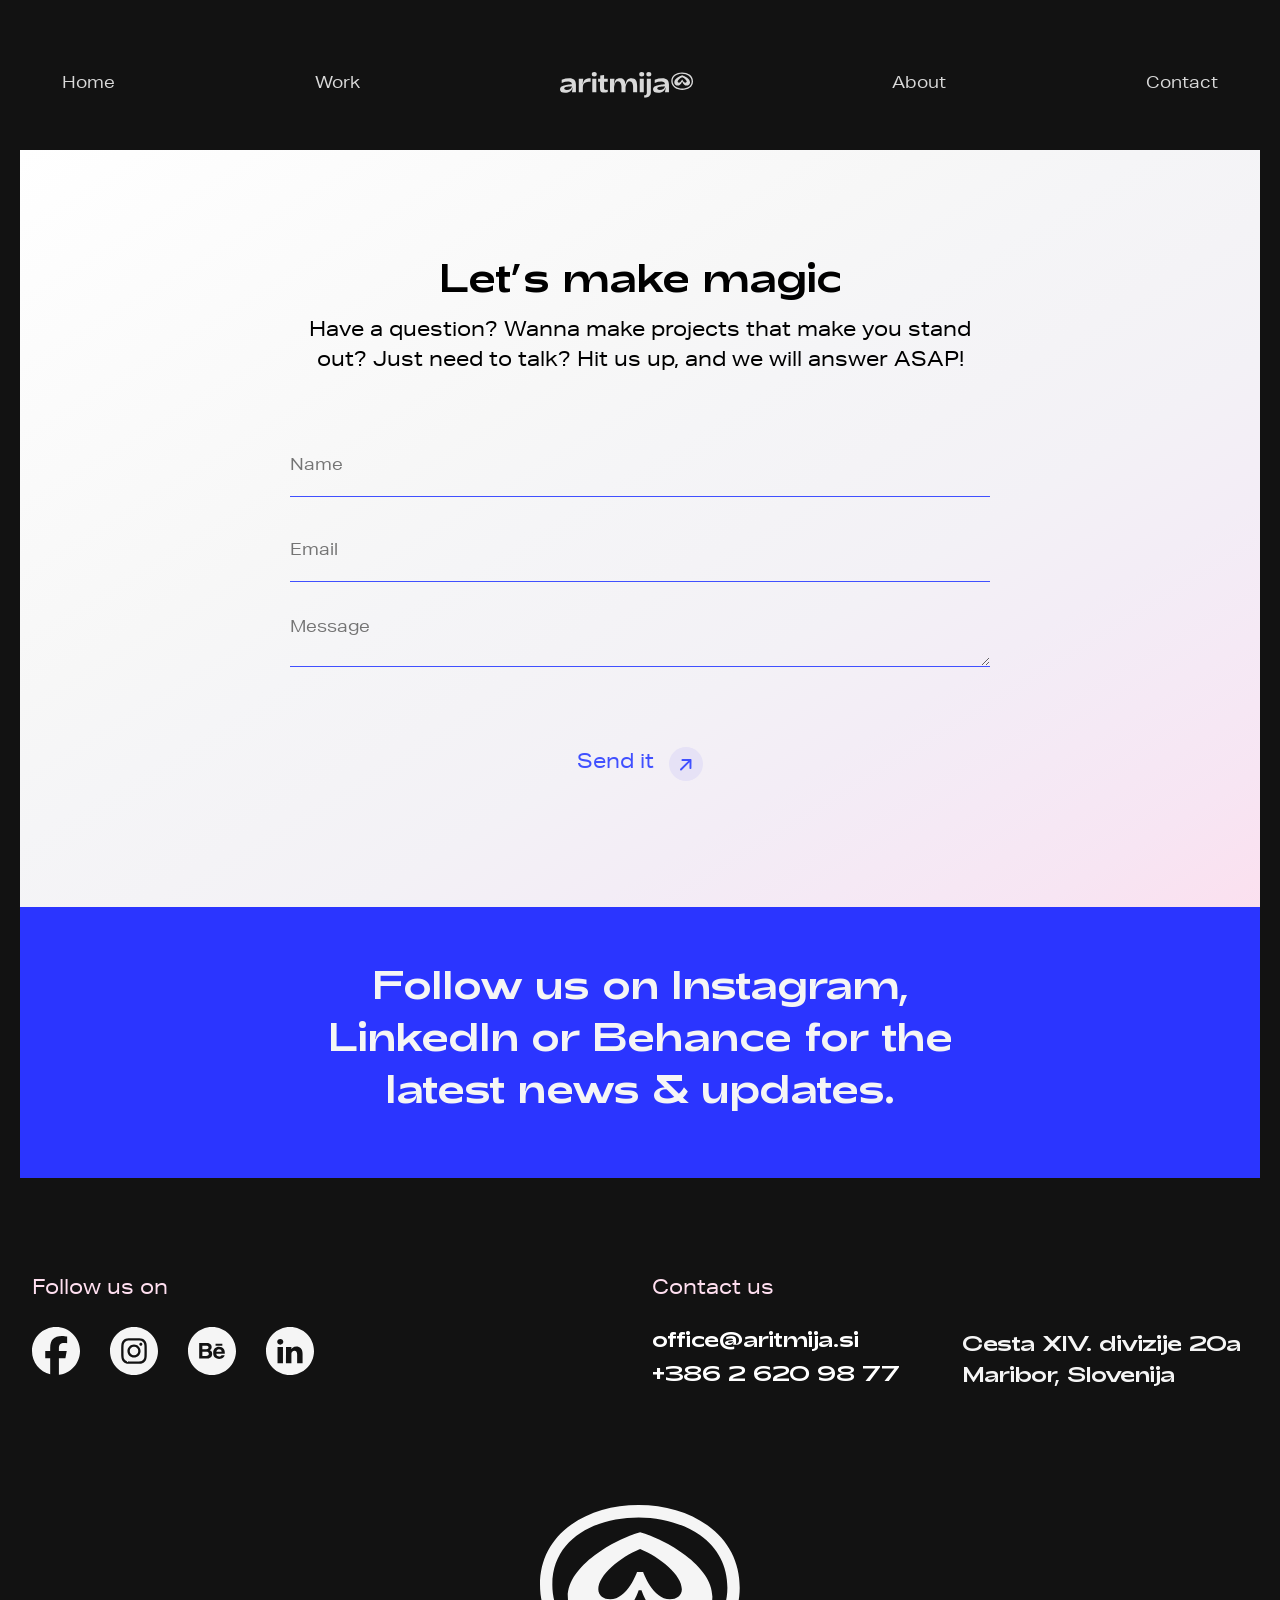
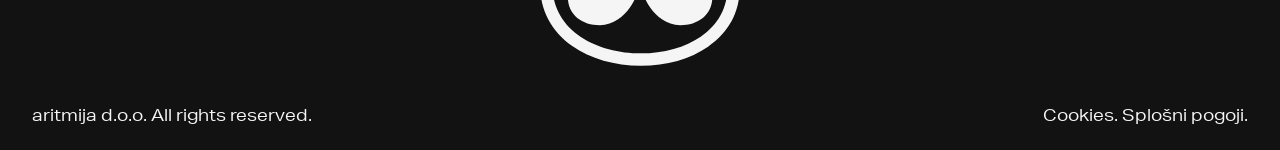
<file: contact.html>
<!doctype html>
<html lang="en">
  <head>
    <!-- Required meta tags -->
    <meta charset="utf-8" />
    <meta name="viewport" content="width=device-width, initial-scale=1" />
    <link rel="icon" type="image/x-icon" href="assets/img/love.svg">
    <link rel="stylesheet" href="assets/css/bootstrap.min.css" />
    <link rel="stylesheet" href="assets/css/style.css" />
    <link rel="stylesheet" href="assets/css/responsive.css" />
    <title>Contact Us</title>
  </head>
  <body>
   

    <!------ Header Area Start ----->
    <header>
      <div class="container-fluid">
          <div class="row">
            <div class="col-lg-12">
              <nav class="header-wrapper nav-desktop">
                <a href="index.html">Home</a>
                <a href="work.html">Work</a>
                <div class="site-logo">
                  <a href="index.html"><img src="assets/img/logo.svg" alt=""></a>
                </div>
                <a href="about.html">About</a>
                <a href="contact.html">Contact</a>
              </nav>

              <!-- Mobile Menu -->
               <div class="mobile-nav">
                <div class="love-sm">
                  <a href="#"><img src="assets/img/love.svg" alt=""></a>
                </div>
                <div class="logo-sm">
                  <a href="index.html"><img src="assets/img/logo.svg" alt=""></a>
                </div>
                <div class="menu-trigger">
                  <span></span>
                  <span></span>
                </div>
               </div>
              <!-- Mobile Menu -->
            </div>
          </div>
      </div>
  </header>
  <!------ Header Area End ----->



  <!------ Slide Mobile Menu Area Start ----->
  <div class="slide-menu">
    <div class="menu-close">
      <span></span>
      <span></span>
    </div>
    <div class="menu_item">
      <ul>
        <li><a href="index.html">Home</a></li>
        <li><a href="about.html">About</a></li>
        <li><a href="work.html">Work</a></li>
        <li class="active"><a href="contact.html">Contact</a></li>
      </ul>
    </div>
    <div class="info-bottom">
      <span>En</span>
      <img src="assets/img/love.svg" alt="">
      <span>Sl</span>
    </div>
  </div>
  <!------ Slide Mobile Menu Area End ----->

    
    <!------ Contact Area Start ----->
   <div class="contact-area">
    <div class="container">
      <div class="row">
        <div class="col-lg-12">
          <div class="contact-wrapper">
            <div class="contact-title">
              <h2>Let’s make magic</h2>
              <p>Have a question? Wanna make projects that make you stand out? Just need to talk? Hit us up, and we will answer ASAP!</p>
            </div>
            <div class="contact-form">
              <form action="">
                  <div class="single-item">
                    <input type="text" placeholder="Name">
                  </div>
                  <div class="single-item">
                    <input type="text" placeholder="Email">
                  </div>
                  <div class="single-item">
                    <textarea name="" id="" placeholder="Message"></textarea>
                  </div>
                  <div class="single-item submit-btn">
                    <button type="submit" class="btn__primary">Send it <span><img src="assets/img/send.svg" alt=""></span></button>
                  </div>
              </form>
            </div>
          </div>
        </div>
      </div>
    </div>
   </div>
    <!------ Contact Area End ----->



    <!------ Contact Note Area Start ----->
    <section class="contact-note-area">
      <div class="container">
        <div class="row">
          <div class="col-lg-12">
              <div class="note-text">
                <h2>Follow us on Instagram, LinkedIn or Behance for the latest news & updates.</h2>
              </div>
          </div>
        </div>
      </div>
    </section>
    <!------ Contact Note Area End ----->
 



    <!------ Footer Area Start ----->
    <footer>
      <div class="container">
        <div class="row">
          <div class="col-xl-6 col-lg-5 col-md-5">
            <div class="social-links">
              <h4>Follow us on</h4>
              <ul>
                <li><a href="#"><img src="assets/img/fb.svg" alt=""></a></li>
                <li><a href="#"><img src="assets/img/Instagram.svg" alt=""></a></li>
                <li><a href="#"><img src="assets/img/Behance.svg" alt=""></a></li>
                <li><a href="#"><img src="assets/img/Linkedin.svg" alt=""></a></li>
              </ul>
            </div>
          </div>
          <div class="col-xl-6 col-lg-7 col-md-7">
            <div class="row">
              <h4>Contact us</h4>
              <div class="col-lg-6 col-md-6">
                <div class="widget-links">
                  <div class="footer-info">
                    <ul>
                      <li><a href="mailto:office@aritmija.si">office@aritmija.si</a></li>
                      <li><a href="tell: +386 2 620 98 77">+386 2 620 98 77 </a></li>
                    </ul>
                  </div>
                </div>
              </div>
              <div class="col-lg-6 col-md-6">
                <div class="widget-links">
                  <div class="footer-info">
                    <p>Cesta XIV. divizije 20a Maribor, Slovenija</p>
                  </div>
                </div>
              </div>
            </div>
          </div>
        </div>
        <div class="row">
          <div class="col-lg-12">
            <div class="footer-love">
              <img src="assets/img/love.svg" alt="">
            </div>
          </div>
        </div>
        <div class="row">
          <div class="col-lg-12">
            <div class="copyright-wrap">
              <p>aritmija d.o.o. All rights reserved.</p>
              <p>Cookies. Splošni pogoji.</p>
            </div>
          </div>
        </div>
      </div>
    </footer>
    <!------ Footer Area End ----->


   


    <!-- Bootstrap Bundle with Popper -->
    <script src="assets/js/jquery.min.js"></script>
    <script src="assets/js/Popper.js"></script>
    <script src="assets/js/bootstrap.min.js"></script>
    <script src="https://cdnjs.cloudflare.com/ajax/libs/gsap/3.12.5/gsap.min.js"></script>
    <script src="assets/js/main.js"></script>
  </body>
</html>
</file>
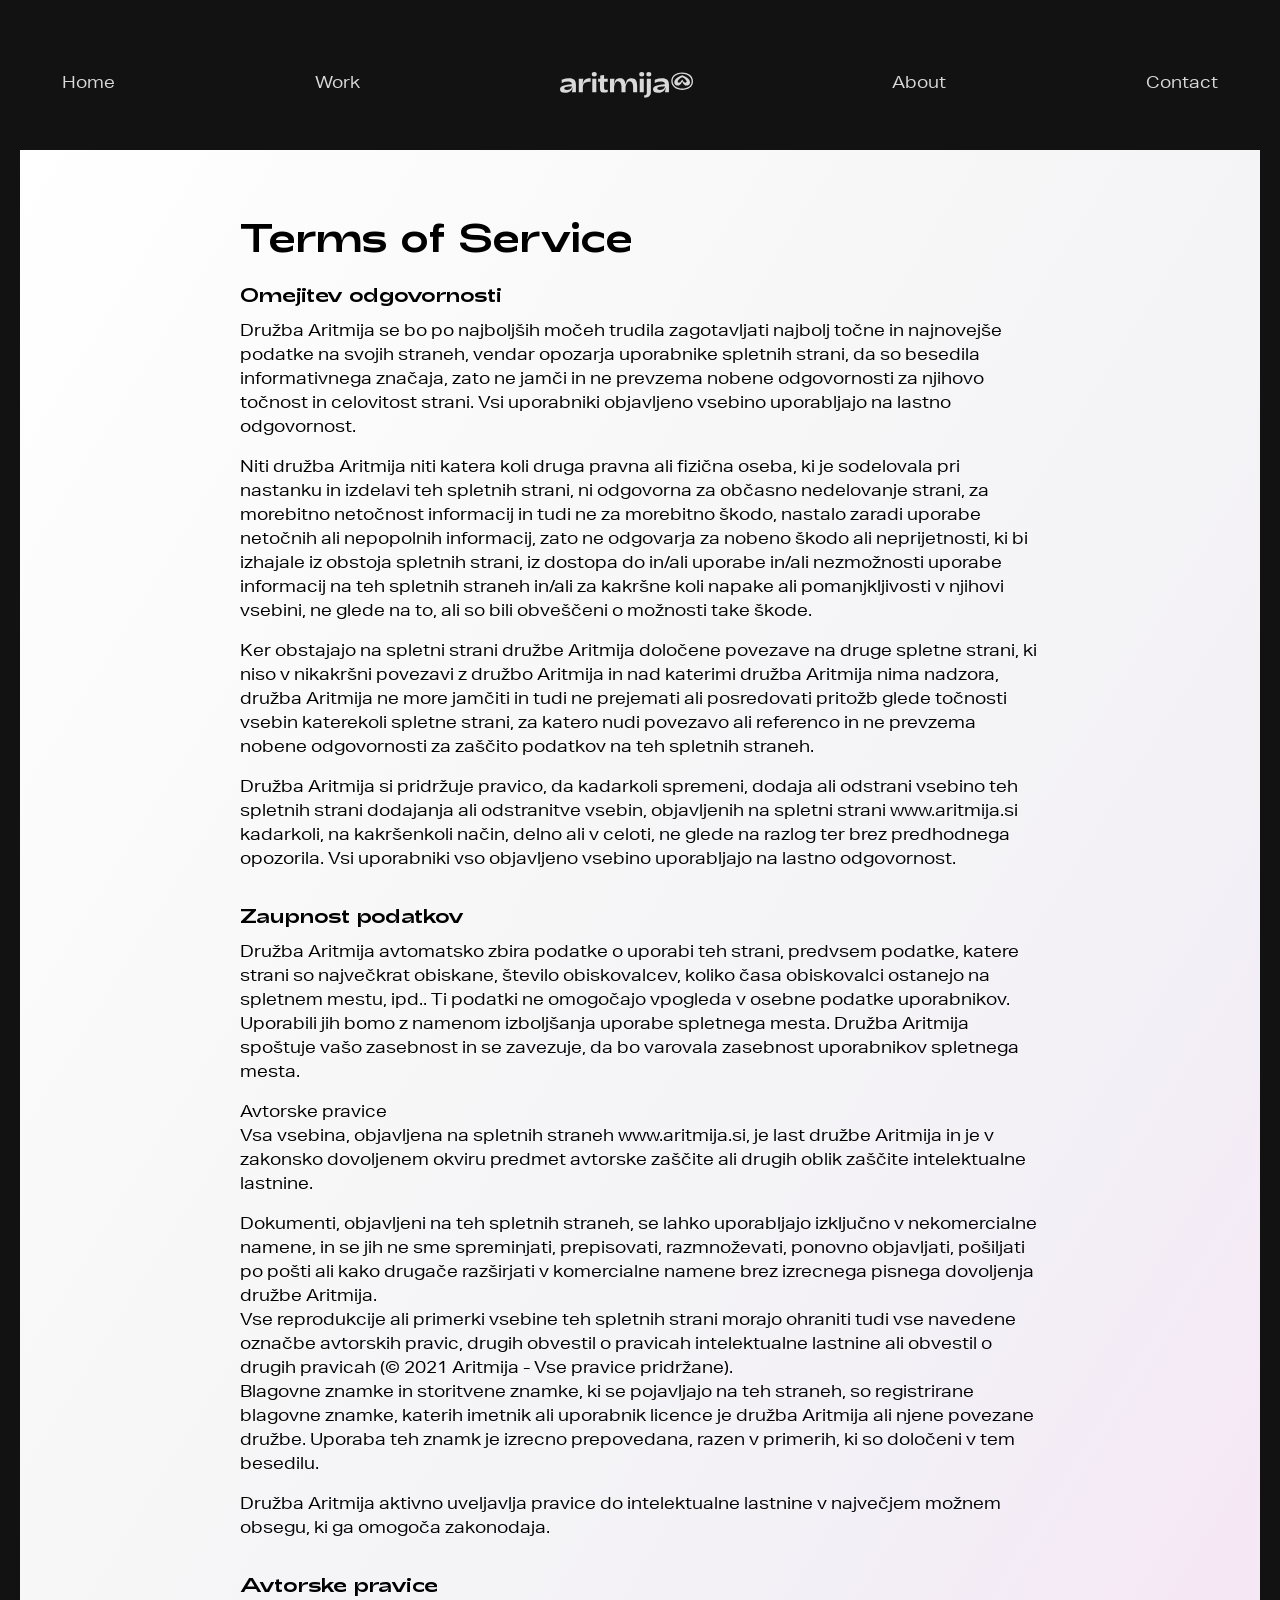
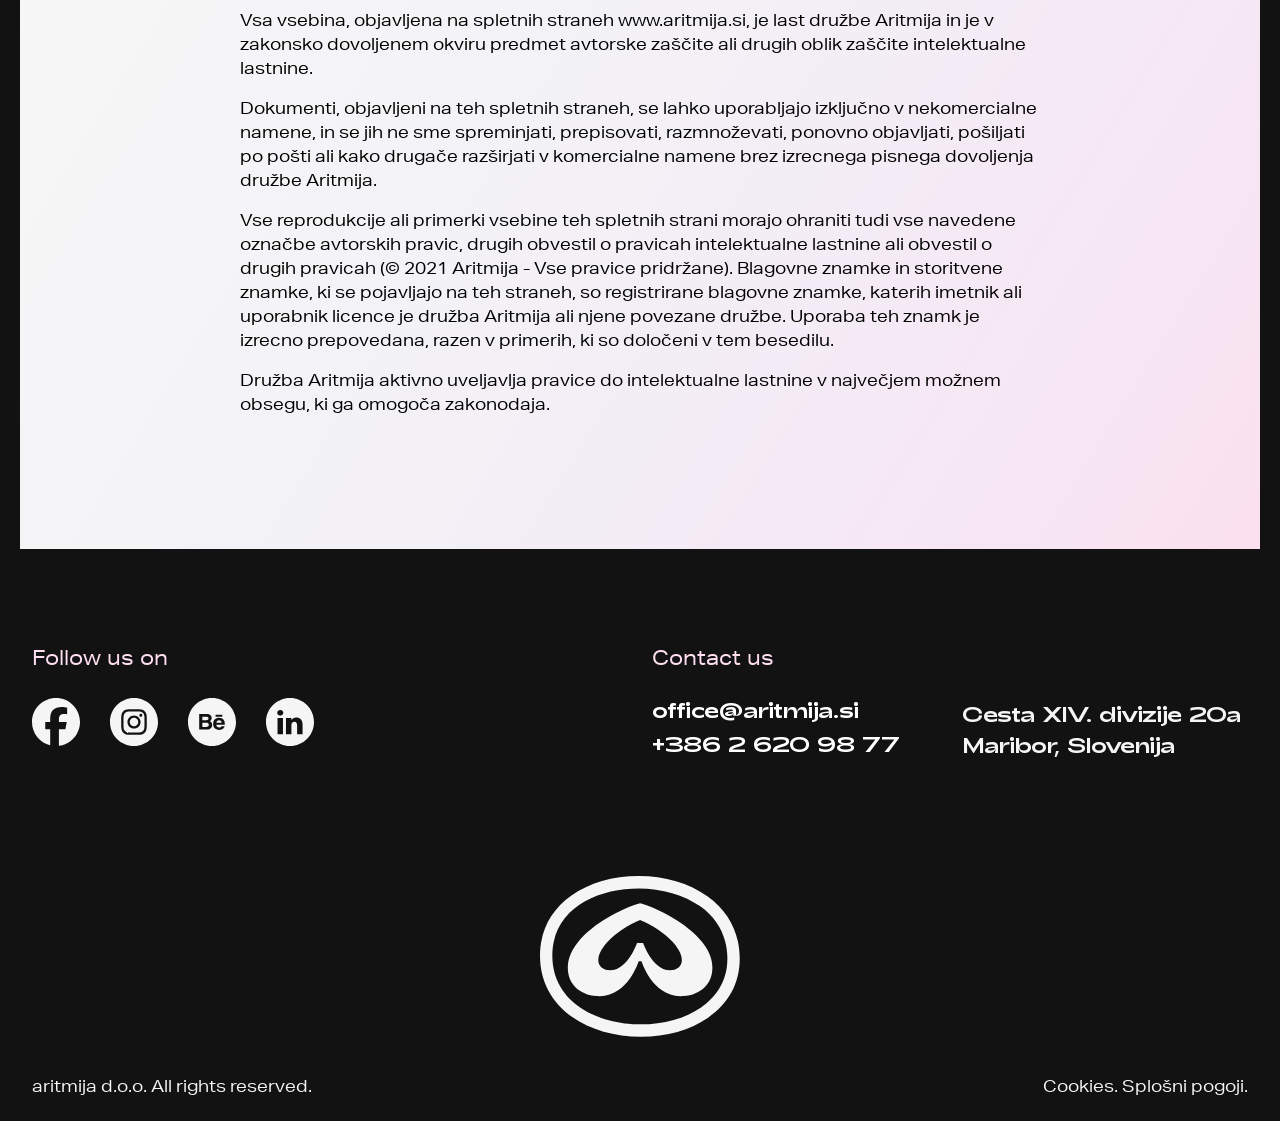
<file: Terms.html>
<!doctype html>
<html lang="en">
  <head>
    <!-- Required meta tags -->
    <meta charset="utf-8" />
    <meta name="viewport" content="width=device-width, initial-scale=1" />
    <link rel="icon" type="image/x-icon" href="assets/img/love.svg">
    <link rel="stylesheet" href="assets/css/bootstrap.min.css" />
    <link rel="stylesheet" href="assets/css/style.css" />
    <link rel="stylesheet" href="assets/css/responsive.css" />
    <title>Terms</title>
  </head>
  <body>
   

    <!------ Header Area Start ----->
    <header>
      <div class="container-fluid">
          <div class="row">
            <div class="col-lg-12">
              <nav class="header-wrapper nav-desktop">
                <a href="index.html">Home</a>
                <a href="work.html">Work</a>
                <div class="site-logo">
                  <a href="index.html"><img src="assets/img/logo.svg" alt=""></a>
                </div>
                <a href="about.html">About</a>
                <a href="contact.html">Contact</a>
              </nav>

              <!-- Mobile Menu -->
               <div class="mobile-nav">
                <div class="love-sm">
                  <a href="#"><img src="assets/img/love.svg" alt=""></a>
                </div>
                <div class="logo-sm">
                  <a href="index.html"><img src="assets/img/logo.svg" alt=""></a>
                </div>
                <div class="menu-trigger">
                  <span></span>
                  <span></span>
                </div>
               </div>
              <!-- Mobile Menu -->
            </div>
          </div>
      </div>
  </header>
  <!------ Header Area End ----->



  <!------ Slide Mobile Menu Area Start ----->
  <div class="slide-menu">
    <div class="menu-close">
      <span></span>
      <span></span>
    </div>
    <div class="menu_item">
      <ul>
        <li><a href="index.html">Home</a></li>
        <li><a href="about.html">About</a></li>
        <li><a href="work.html">Work</a></li>
        <li><a href="contact.html">Contact</a></li>
      </ul>
    </div>
    <div class="info-bottom">
      <span>En</span>
      <img src="assets/img/love.svg" alt="">
      <span>Sl</span>
    </div>
  </div>
  <!------ Slide Mobile Menu Area End ----->


    
    <!------ Portfolio Project Area Start ----->
   <div class="terms-area">
    <div class="container">
      <div class="row">
        <div class="col-lg-12">
          <div class="terms-content">
            <div class="content-block">
              <h2>Terms of Service</h2>
              <h4>Omejitev odgovornosti</h4>
              <p>Družba Aritmija se bo po najboljših močeh trudila zagotavljati najbolj točne in najnovejše podatke na svojih straneh, vendar opozarja uporabnike spletnih strani, da so besedila informativnega značaja, zato ne jamči in ne prevzema nobene odgovornosti za njihovo točnost in celovitost strani. Vsi uporabniki objavljeno vsebino uporabljajo na lastno odgovornost.</p>
              <p>Niti družba Aritmija niti katera koli druga pravna ali fizična oseba, ki je sodelovala pri nastanku in izdelavi teh spletnih strani, ni odgovorna za občasno nedelovanje strani, za morebitno netočnost informacij in tudi ne za morebitno škodo, nastalo zaradi uporabe netočnih ali nepopolnih informacij, zato ne odgovarja za nobeno škodo ali neprijetnosti, ki bi izhajale iz obstoja spletnih strani, iz dostopa do in/ali uporabe in/ali nezmožnosti uporabe informacij na teh spletnih straneh in/ali za kakršne koli napake ali pomanjkljivosti v njihovi vsebini, ne glede na to, ali so bili obveščeni o možnosti take škode.</p>
              <p>Ker obstajajo na spletni strani družbe Aritmija določene povezave na druge spletne strani, ki niso v nikakršni povezavi z družbo Aritmija in nad katerimi družba Aritmija nima nadzora, družba Aritmija ne more jamčiti in tudi ne prejemati ali posredovati pritožb glede točnosti vsebin katerekoli spletne strani, za katero nudi povezavo ali referenco in ne prevzema nobene odgovornosti za zaščito podatkov na teh spletnih straneh.</p>
              <p>Družba Aritmija si pridržuje pravico, da kadarkoli spremeni, dodaja ali odstrani vsebino teh spletnih strani dodajanja ali odstranitve vsebin, objavljenih na spletni strani www.aritmija.si kadarkoli, na kakršenkoli način, delno ali v celoti, ne glede na razlog ter brez predhodnega opozorila. Vsi uporabniki vso objavljeno vsebino uporabljajo na lastno odgovornost.</p>
            </div>
            <div class="content-block">
              <h4>Zaupnost podatkov</h4>
              <p>Družba Aritmija avtomatsko zbira podatke o uporabi teh strani, predvsem podatke, katere strani so največkrat obiskane, število obiskovalcev, koliko časa obiskovalci ostanejo na spletnem mestu, ipd.. Ti podatki ne omogočajo vpogleda v osebne podatke uporabnikov. Uporabili jih bomo z namenom izboljšanja uporabe spletnega mesta. Družba Aritmija spoštuje vašo zasebnost in se zavezuje, da bo varovala zasebnost uporabnikov spletnega mesta.</p>
              <p>Avtorske pravice <br>
                Vsa vsebina, objavljena na spletnih straneh www.aritmija.si, je last družbe Aritmija in je v zakonsko dovoljenem okviru predmet avtorske zaščite ali drugih oblik zaščite intelektualne lastnine.</p>
              <p>
                Dokumenti, objavljeni na teh spletnih straneh, se lahko uporabljajo izključno v nekomercialne namene, in se jih ne sme spreminjati, prepisovati, razmnoževati, ponovno objavljati, pošiljati po pošti ali kako drugače razširjati v komercialne namene brez izrecnega pisnega dovoljenja družbe Aritmija. <br>
                
                Vse reprodukcije ali primerki vsebine teh spletnih strani morajo ohraniti tudi vse navedene označbe avtorskih pravic, drugih obvestil o pravicah intelektualne lastnine ali obvestil o drugih pravicah (© 2021 Aritmija - Vse pravice pridržane). <br>

                Blagovne znamke in storitvene znamke, ki se pojavljajo na teh straneh, so registrirane blagovne znamke, katerih imetnik ali uporabnik licence je družba Aritmija ali njene povezane družbe. Uporaba teh znamk je izrecno prepovedana, razen v primerih, ki so določeni v tem besedilu. <br>

                <p>Družba Aritmija aktivno uveljavlja pravice do intelektualne lastnine v največjem možnem obsegu, ki ga omogoča zakonodaja.</p>
              </p>
            </div>

            <div class="content-block">
              <h4>Avtorske pravice</h4>
              <p>Vsa vsebina, objavljena na spletnih straneh www.aritmija.si, je last družbe Aritmija in je v zakonsko dovoljenem okviru predmet avtorske zaščite ali drugih oblik zaščite intelektualne lastnine.</p>
              <p>Dokumenti, objavljeni na teh spletnih straneh, se lahko uporabljajo izključno v nekomercialne namene, in se jih ne sme spreminjati, prepisovati, razmnoževati, ponovno objavljati, pošiljati po pošti ali kako drugače razširjati v komercialne namene brez izrecnega pisnega dovoljenja družbe Aritmija.</p>
              <p>Vse reprodukcije ali primerki vsebine teh spletnih strani morajo ohraniti tudi vse navedene označbe avtorskih pravic, drugih obvestil o pravicah intelektualne lastnine ali obvestil o drugih pravicah (© 2021 Aritmija - Vse pravice pridržane).
                Blagovne znamke in storitvene znamke, ki se pojavljajo na teh straneh, so registrirane blagovne znamke, katerih imetnik ali uporabnik licence je družba Aritmija ali njene povezane družbe. Uporaba teh znamk je izrecno prepovedana, razen v primerih, ki so določeni v tem besedilu.</p>
              <p>Družba Aritmija aktivno uveljavlja pravice do intelektualne lastnine v največjem možnem obsegu, ki ga omogoča zakonodaja.</p>
            </div>
          </div>
        </div>
      </div>
    </div>
   </div>
    <!------ Portfolio Project Area End ----->
 


   

    <!------ Footer Area Start ----->
    <footer>
      <div class="container">
        <div class="row">
          <div class="col-xl-6 col-lg-5 col-md-5">
            <div class="social-links">
              <h4>Follow us on</h4>
              <ul>
                <li><a href="#"><img src="assets/img/fb.svg" alt=""></a></li>
                <li><a href="#"><img src="assets/img/Instagram.svg" alt=""></a></li>
                <li><a href="#"><img src="assets/img/Behance.svg" alt=""></a></li>
                <li><a href="#"><img src="assets/img/Linkedin.svg" alt=""></a></li>
              </ul>
            </div>
          </div>
          <div class="col-xl-6 col-lg-7 col-md-7">
            <div class="row">
              <h4>Contact us</h4>
              <div class="col-lg-6 col-md-6">
                <div class="widget-links">
                  <div class="footer-info">
                    <ul>
                      <li><a href="mailto:office@aritmija.si">office@aritmija.si</a></li>
                      <li><a href="tell: +386 2 620 98 77">+386 2 620 98 77 </a></li>
                    </ul>
                  </div>
                </div>
              </div>
              <div class="col-lg-6 col-md-6">
                <div class="widget-links">
                  <div class="footer-info">
                    <p>Cesta XIV. divizije 20a Maribor, Slovenija</p>
                  </div>
                </div>
              </div>
            </div>
          </div>
        </div>
        <div class="row">
          <div class="col-lg-12">
            <div class="footer-love">
              <img src="assets/img/love.svg" alt="">
            </div>
          </div>
        </div>
        <div class="row">
          <div class="col-lg-12">
            <div class="copyright-wrap">
              <p>aritmija d.o.o. All rights reserved.</p>
              <p>Cookies. Splošni pogoji.</p>
            </div>
          </div>
        </div>
      </div>
    </footer>
    <!------ Footer Area End ----->




    <!-- Bootstrap Bundle with Popper -->
    <script src="assets/js/jquery.min.js"></script>
    <script src="assets/js/Popper.js"></script>
    <script src="assets/js/bootstrap.min.js"></script>
    <script src="https://cdnjs.cloudflare.com/ajax/libs/gsap/3.12.5/gsap.min.js"></script>
    <script src="assets/js/main.js"></script>
  </body>
</html>
</file>
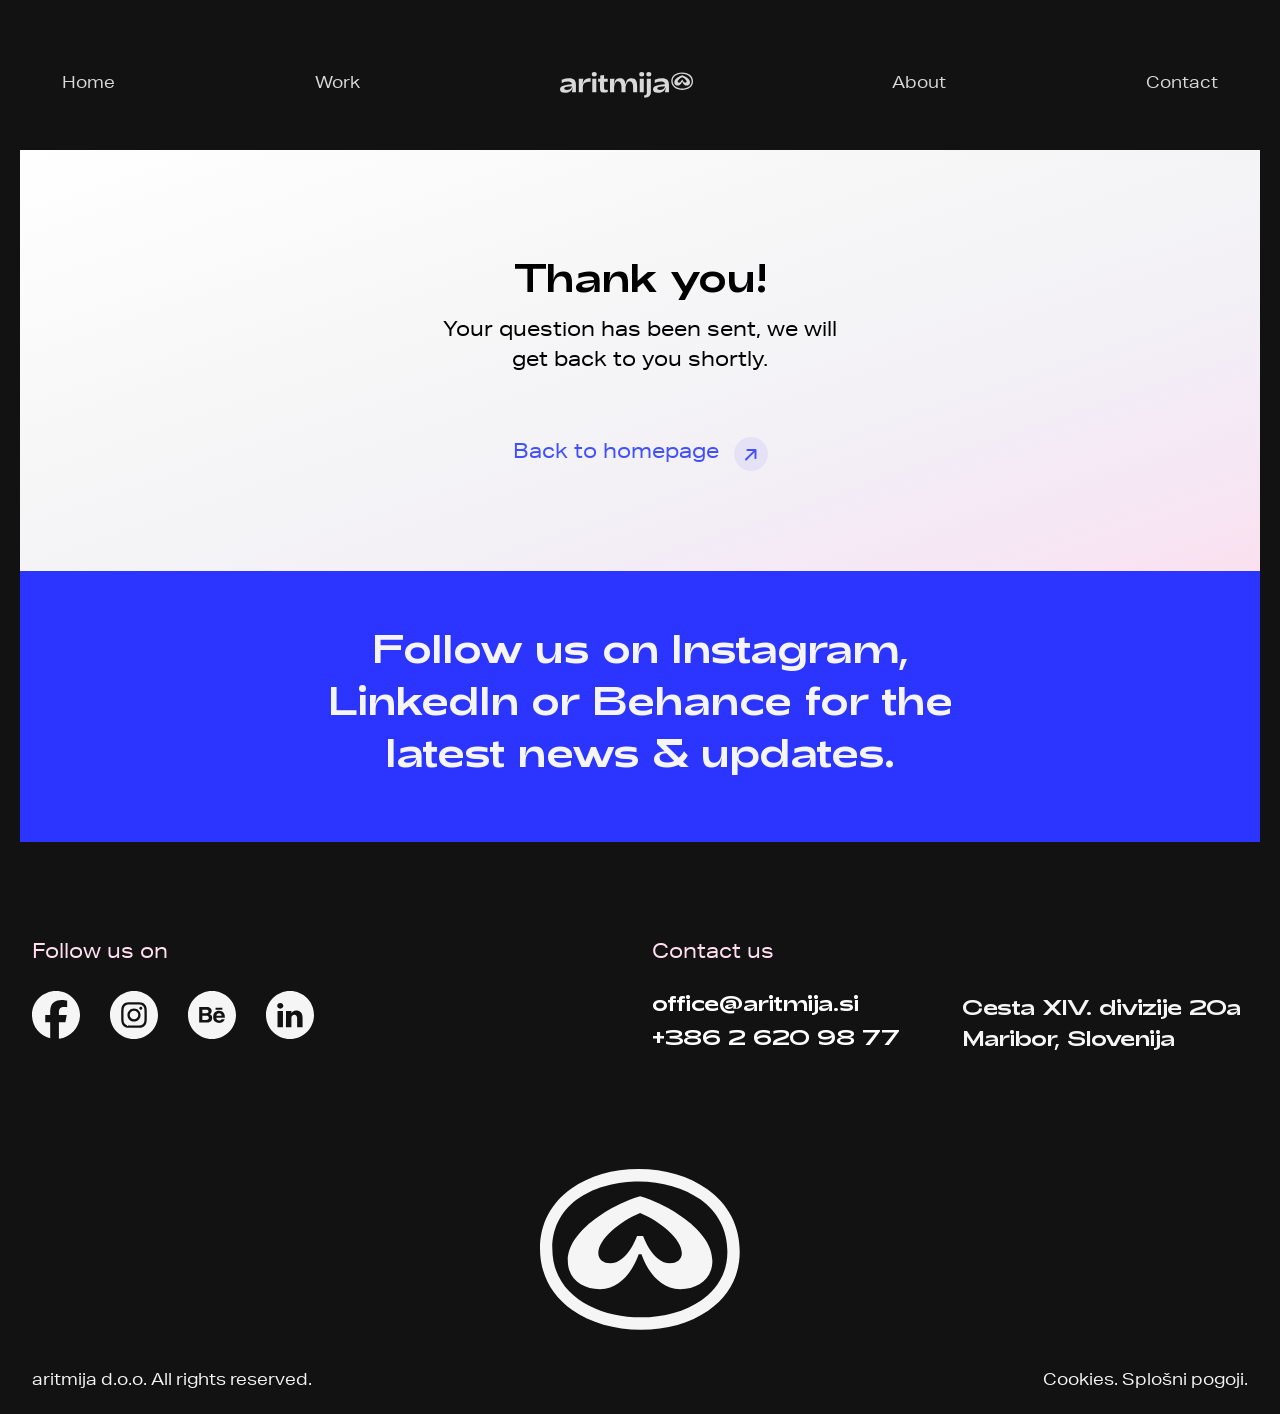
<file: Thank you.html>
<!doctype html>
<html lang="en">
  <head>
    <!-- Required meta tags -->
    <meta charset="utf-8" />
    <meta name="viewport" content="width=device-width, initial-scale=1" />
    <link rel="icon" type="image/x-icon" href="assets/img/love.svg">
    <link rel="stylesheet" href="assets/css/bootstrap.min.css" />
    <link rel="stylesheet" href="assets/css/style.css" />
    <link rel="stylesheet" href="assets/css/responsive.css" />
    <title>Thank you!</title>
  </head>
  <body>
   
  
    <!------ Header Area Start ----->
    <header>
      <div class="container-fluid">
          <div class="row">
            <div class="col-lg-12">
              <nav class="header-wrapper nav-desktop">
                <a href="index.html">Home</a>
                <a href="work.html">Work</a>
                <div class="site-logo">
                  <a href="index.html"><img src="assets/img/logo.svg" alt=""></a>
                </div>
                <a href="about.html">About</a>
                <a href="contact.html">Contact</a>
              </nav>

              <!-- Mobile Menu -->
               <div class="mobile-nav">
                <div class="love-sm">
                  <a href="#"><img src="assets/img/love.svg" alt=""></a>
                </div>
                <div class="logo-sm">
                  <a href="index.html"><img src="assets/img/logo.svg" alt=""></a>
                </div>
                <div class="menu-trigger">
                  <span></span>
                  <span></span>
                </div>
               </div>
              <!-- Mobile Menu -->
            </div>
          </div>
      </div>
  </header>
  <!------ Header Area End ----->



  <!------ Slide Mobile Menu Area Start ----->
  <div class="slide-menu">
    <div class="menu-close">
      <span></span>
      <span></span>
    </div>
    <div class="menu_item">
      <ul>
        <li><a href="index.html">Home</a></li>
        <li><a href="about.html">About</a></li>
        <li><a href="work.html">Work</a></li>
        <li><a href="contact.html">Contact</a></li>
      </ul>
    </div>
    <div class="info-bottom">
      <span>En</span>
      <img src="assets/img/love.svg" alt="">
      <span>Sl</span>
    </div>
  </div>
  <!------ Slide Mobile Menu Area End ----->
    
    <!------ Contact Area Start ----->
   <div class="contact-area">
    <div class="container">
      <div class="row">
        <div class="col-lg-12">
          <div class="contact-wrapper">
            <div class="contact-title">
              <h2>Thank you!</h2>
              <p>Your question has been sent, we will <br>
                get back to you shortly.</p>
            </div>
            <div class="back-home">
              <a href="index.html" class="btn__primary">Back to homepage <span><img src="assets/img/send.svg" alt=""></span></a>
            </div>
          </div>
        </div>
      </div>
    </div>
   </div>
    <!------ Contact Area End ----->



    <!------ Contact Note Area Start ----->
    <section class="contact-note-area">
      <div class="container">
        <div class="row">
          <div class="col-lg-12">
              <div class="note-text">
                <h2>Follow us on Instagram, LinkedIn or Behance for the latest news & updates.</h2>
              </div>
          </div>
        </div>
      </div>
    </section>
    <!------ Contact Note Area End ----->
 


   

    <!------ Footer Area Start ----->
    <footer>
      <div class="container">
        <div class="row">
          <div class="col-xl-6 col-lg-5 col-md-5">
            <div class="social-links">
              <h4>Follow us on</h4>
              <ul>
                <li><a href="#"><img src="assets/img/fb.svg" alt=""></a></li>
                <li><a href="#"><img src="assets/img/Instagram.svg" alt=""></a></li>
                <li><a href="#"><img src="assets/img/Behance.svg" alt=""></a></li>
                <li><a href="#"><img src="assets/img/Linkedin.svg" alt=""></a></li>
              </ul>
            </div>
          </div>
          <div class="col-xl-6 col-lg-7 col-md-7">
            <div class="row">
              <h4>Contact us</h4>
              <div class="col-lg-6 col-md-6">
                <div class="widget-links">
                  <div class="footer-info">
                    <ul>
                      <li><a href="mailto:office@aritmija.si">office@aritmija.si</a></li>
                      <li><a href="tell: +386 2 620 98 77">+386 2 620 98 77 </a></li>
                    </ul>
                  </div>
                </div>
              </div>
              <div class="col-lg-6 col-md-6">
                <div class="widget-links">
                  <div class="footer-info">
                    <p>Cesta XIV. divizije 20a Maribor, Slovenija</p>
                  </div>
                </div>
              </div>
            </div>
          </div>
        </div>
        <div class="row">
          <div class="col-lg-12">
            <div class="footer-love">
              <img src="assets/img/love.svg" alt="">
            </div>
          </div>
        </div>
        <div class="row">
          <div class="col-lg-12">
            <div class="copyright-wrap">
              <p>aritmija d.o.o. All rights reserved.</p>
              <p>Cookies. Splošni pogoji.</p>
            </div>
          </div>
        </div>
      </div>
    </footer>
    <!------ Footer Area End ----->




    <!-- Bootstrap Bundle with Popper -->
    <script src="assets/js/jquery.min.js"></script>
    <script src="assets/js/Popper.js"></script>
    <script src="assets/js/bootstrap.min.js"></script>
    <script src="https://cdnjs.cloudflare.com/ajax/libs/gsap/3.12.5/gsap.min.js"></script>
    <script src="assets/js/main.js"></script>
    
  </body>
</html>
</file>
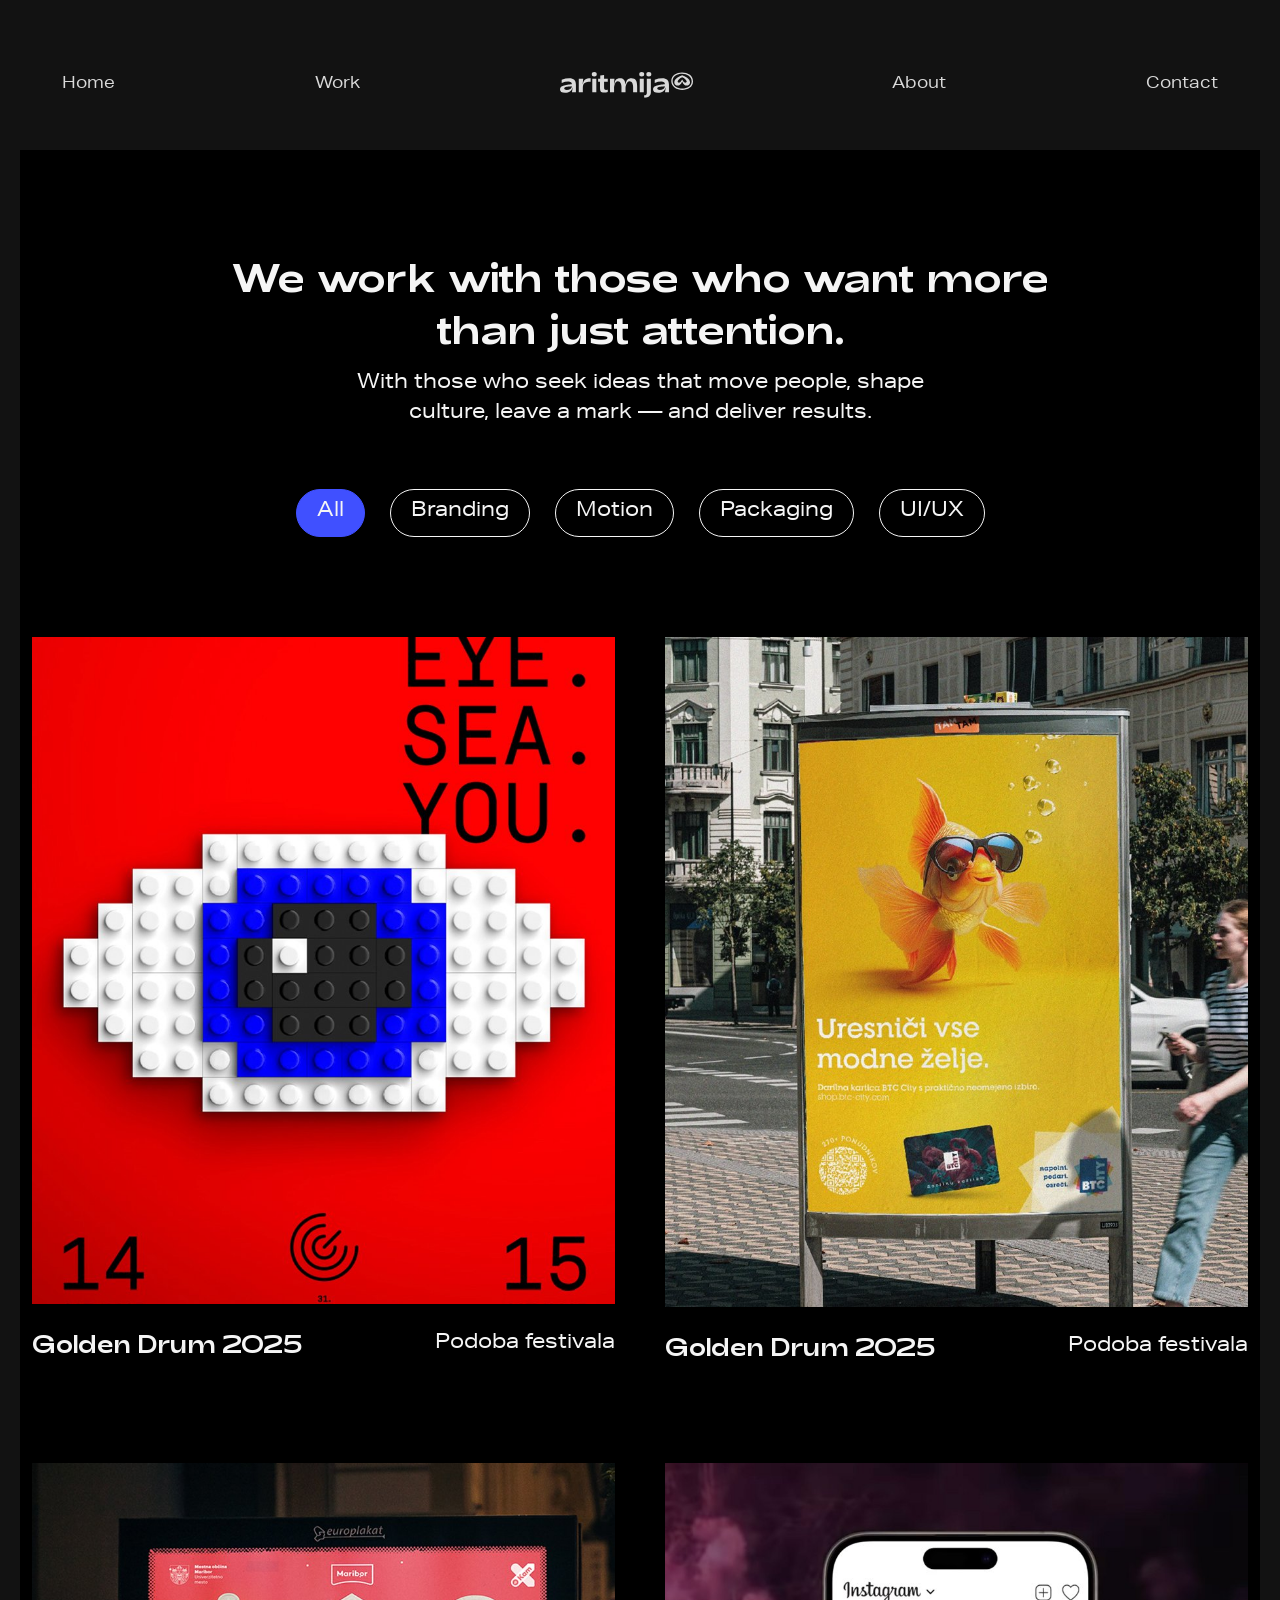
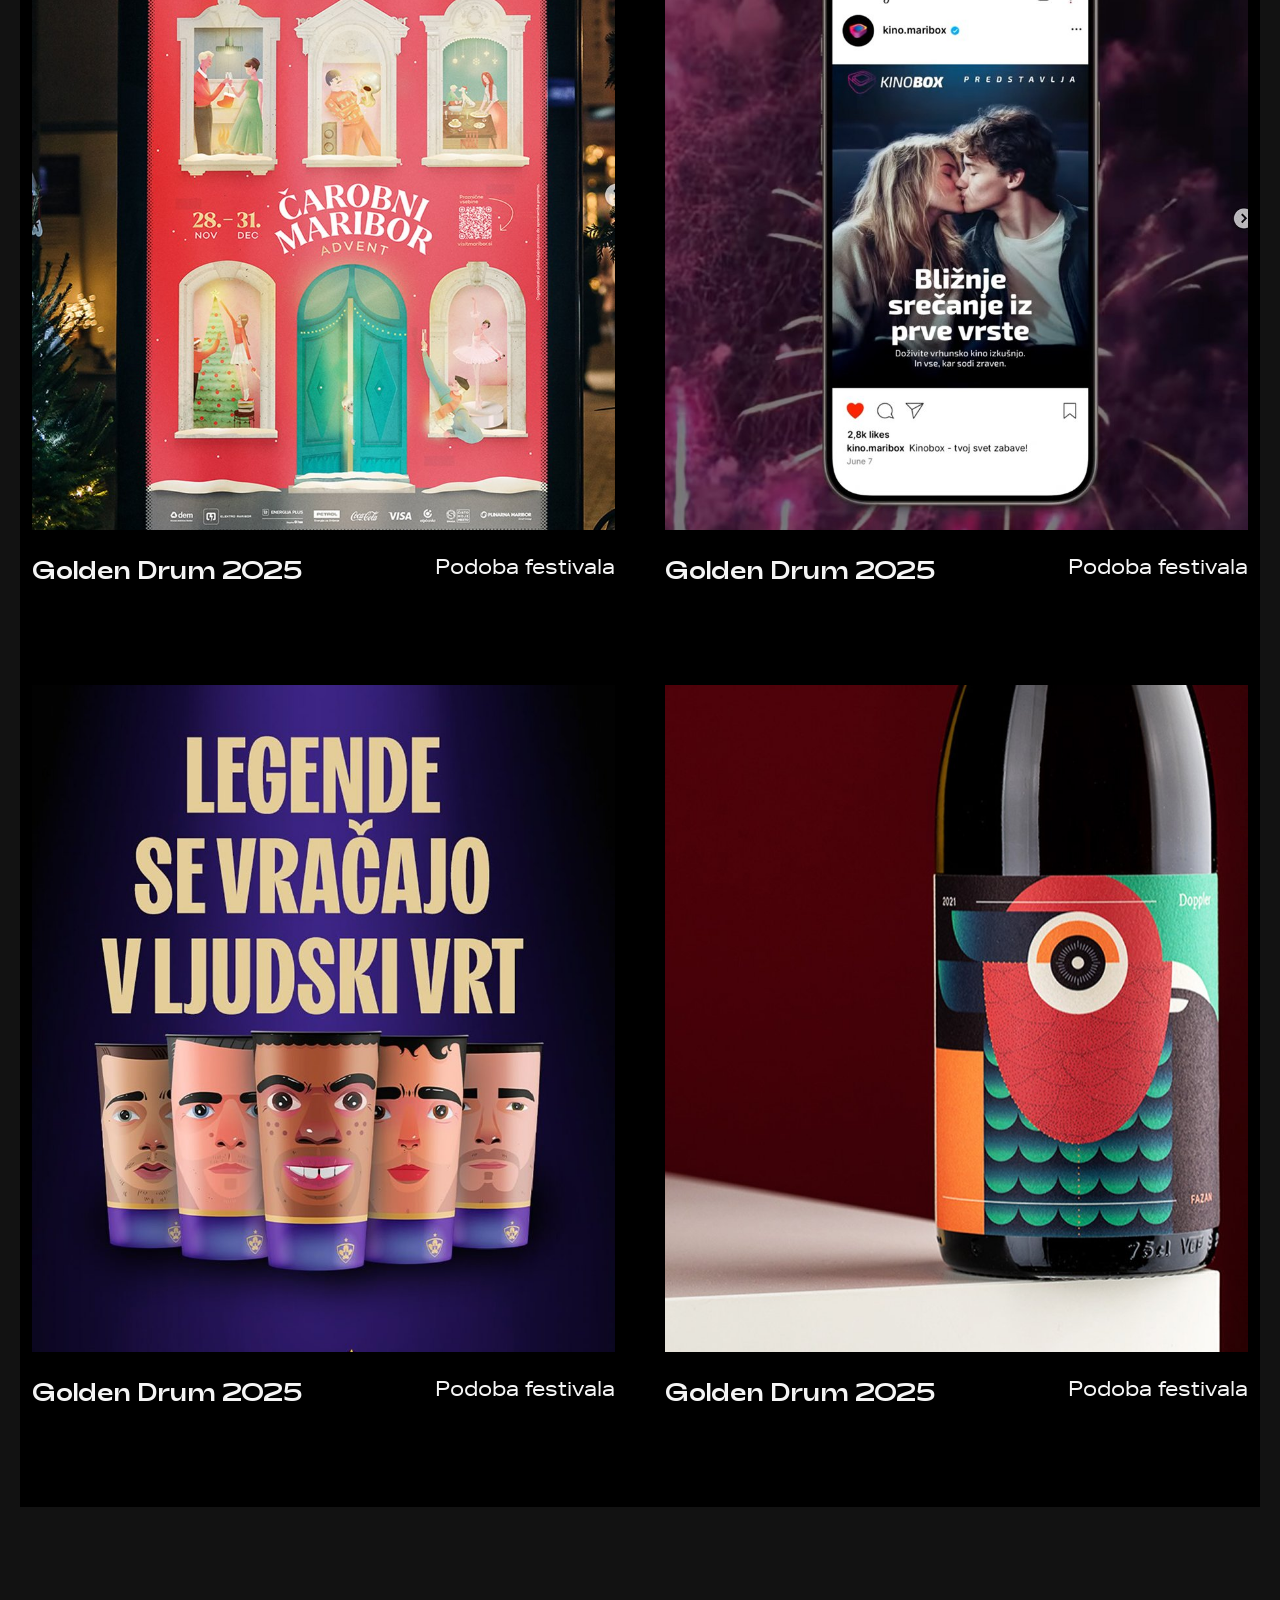
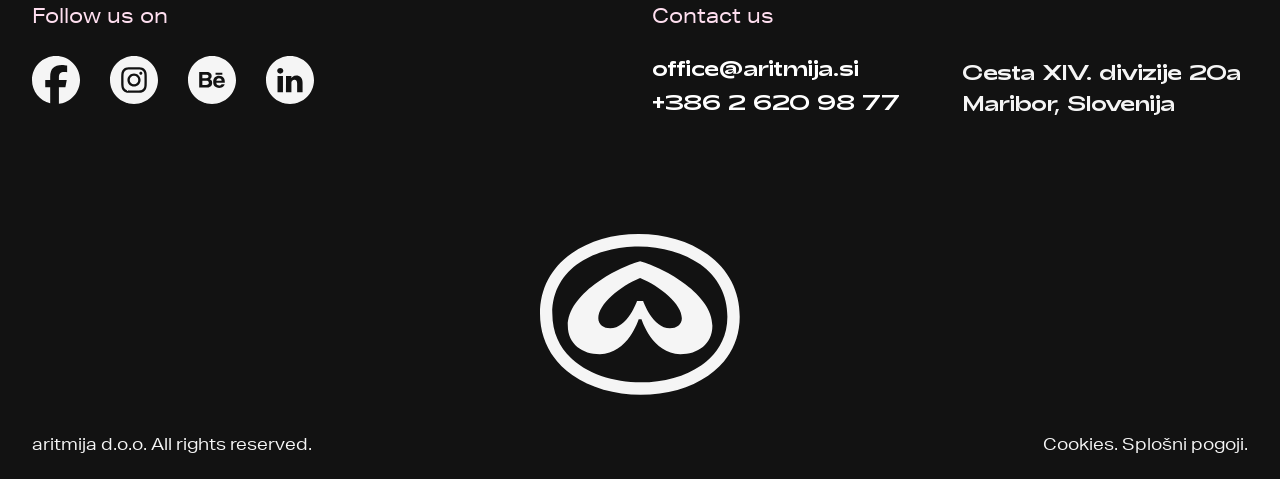
<file: work.html>
<!doctype html>
<html lang="en">
  <head>
    <!-- Required meta tags -->
    <meta charset="utf-8" />
    <meta name="viewport" content="width=device-width, initial-scale=1" />
    <link rel="icon" type="image/x-icon" href="assets/img/love.svg">
    <link rel="stylesheet" href="assets/css/bootstrap.min.css" />
    <link rel="stylesheet" href="assets/css/style.css" />
    <link rel="stylesheet" href="assets/css/responsive.css" />
    <title>Works</title>
  </head>
  <body>
   
   
    <!------ Header Area Start ----->
    <header>
      <div class="container-fluid">
          <div class="row">
            <div class="col-lg-12">
              <nav class="header-wrapper nav-desktop">
                <a href="index.html">Home</a>
                <a href="work.html">Work</a>
                <div class="site-logo">
                  <a href="index.html"><img src="assets/img/logo.svg" alt=""></a>
                </div>
                <a href="about.html">About</a>
                <a href="contact.html">Contact</a>
              </nav>

              <!-- Mobile Menu -->
               <div class="mobile-nav">
                <div class="love-sm">
                  <a href="#"><img src="assets/img/love.svg" alt=""></a>
                </div>
                <div class="logo-sm">
                  <a href="index.html"><img src="assets/img/logo.svg" alt=""></a>
                </div>
                <div class="menu-trigger">
                  <span></span>
                  <span></span>
                </div>
               </div>
              <!-- Mobile Menu -->
            </div>
          </div>
      </div>
  </header>
  <!------ Header Area End ----->



  <!------ Slide Mobile Menu Area Start ----->
  <div class="slide-menu">
    <div class="menu-close">
      <span></span>
      <span></span>
    </div>
    <div class="menu_item">
      <ul>
        <li><a href="index.html">Home</a></li>
        <li><a href="about.html">About</a></li>
        <li class="active"><a href="work.html">Work</a></li>
        <li><a href="contact.html">Contact</a></li>
      </ul>
    </div>
    <div class="info-bottom">
      <span>En</span>
      <img src="assets/img/love.svg" alt="">
      <span>Sl</span>
    </div>
  </div>
  <!------ Slide Mobile Menu Area End ----->


    
    <!------ Portfolio Project Area Start ----->
    <section class="portfolio-area">
      <div class="container">
        <div class="row">
          <div class="col-lg-12 text-center">
            <div class="portfolio-title">
              <h2>We work with those who want more than just attention.</h2>
              <div class="description">
                <p>With those who seek ideas that move people, shape culture, leave a mark — and deliver results.</p>
              </div>
            </div>
          </div>
        </div>
        <div class="row">
          <div class="col-lg-12">
            <div class="portfolio-filter">
              <button class="active" data-filter="all">All</button>
              <button data-filter="branding">Branding</button>
              <button data-filter="motion">Motion</button>
              <button data-filter="packaging">Packaging</button>
              <button data-filter="uiux">UI/UX</button>
            </div>
            
            <div class="portfolio-projects">
              <!--- Card Single -->
              <div class="project-card motion uiux">
                <a href="project.html"><img src="assets/img/portfolio-1.jpg" alt=""></a>
                <div class="portfolio-info">
                  <h4>Golden Drum 2025</h4>
                  <span>Podoba festivala</span>
                </div>
              </div>
              <!--- Card Single -->
              <div class="project-card packaging uiux">
                <a href="project.html"><img src="assets/img/portfolio-2.jpg" alt=""></a>
                <div class="portfolio-info">
                  <h4>Golden Drum 2025</h4>
                  <span>Podoba festivala</span>
                </div>
              </div>
              <!--- Card Single -->
              <div class="project-card uiux motion">
                <a href="project.html"><img src="assets/img/portfolio-3.jpg" alt=""></a>
                <div class="portfolio-info">
                  <h4>Golden Drum 2025</h4>
                  <span>Podoba festivala</span>
                </div>
              </div>
              <!--- Card Single -->
              <div class="project-card motion packaging">
                <a href="project.html"><img src="assets/img/portfolio-4.jpg" alt=""></a>
                <div class="portfolio-info">
                  <h4>Golden Drum 2025</h4>
                  <span>Podoba festivala</span>
                </div>
              </div>
              <!--- Card Single -->
              <div class="project-card packaging uiux branding">
                <a href="project.html"> <img src="assets/img/portfolio-5.jpg" alt=""></a>
                <div class="portfolio-info">
                  <h4>Golden Drum 2025</h4>
                  <span>Podoba festivala</span>
                </div>
              </div>
              <!--- Card Single -->
              <div class="project-card branding motion">
                <a href="project.html"><img src="assets/img/portfolio-6.jpg" alt=""></a>
                <div class="portfolio-info">
                  <h4>Golden Drum 2025</h4>
                  <span>Podoba festivala</span>
                </div>
              </div>
            </div>
          </div>
        </div>
      </div>
    </section>
    <!------ Portfolio Project Area End ----->
 


   

    <!------ Footer Area Start ----->
    <footer>
      <div class="container">
        <div class="row">
          <div class="col-xl-6 col-lg-5 col-md-5">
            <div class="social-links">
              <h4>Follow us on</h4>
              <ul>
                <li><a href="#"><img src="assets/img/fb.svg" alt=""></a></li>
                <li><a href="#"><img src="assets/img/Instagram.svg" alt=""></a></li>
                <li><a href="#"><img src="assets/img/Behance.svg" alt=""></a></li>
                <li><a href="#"><img src="assets/img/Linkedin.svg" alt=""></a></li>
              </ul>
            </div>
          </div>
          <div class="col-xl-6 col-lg-7 col-md-7">
            <div class="row">
              <h4>Contact us</h4>
              <div class="col-lg-6 col-md-6">
                <div class="widget-links">
                  <div class="footer-info">
                    <ul>
                      <li><a href="mailto:office@aritmija.si">office@aritmija.si</a></li>
                      <li><a href="tell: +386 2 620 98 77">+386 2 620 98 77 </a></li>
                    </ul>
                  </div>
                </div>
              </div>
              <div class="col-lg-6 col-md-6">
                <div class="widget-links">
                  <div class="footer-info">
                    <p>Cesta XIV. divizije 20a Maribor, Slovenija</p>
                  </div>
                </div>
              </div>
            </div>
          </div>
        </div>
        <div class="row">
          <div class="col-lg-12">
            <div class="footer-love">
              <img src="assets/img/love.svg" alt="">
            </div>
          </div>
        </div>
        <div class="row">
          <div class="col-lg-12">
            <div class="copyright-wrap">
              <p>aritmija d.o.o. All rights reserved.</p>
              <p>Cookies. Splošni pogoji.</p>
            </div>
          </div>
        </div>
      </div>
    </footer>
    <!------ Footer Area End ----->


   


    <!-- Bootstrap Bundle with Popper -->
    <script src="assets/js/jquery.min.js"></script>
    <script src="assets/js/Popper.js"></script>
    <script src="https://cdnjs.cloudflare.com/ajax/libs/gsap/3.12.5/gsap.min.js"></script>
    <script src="assets/js/bootstrap.min.js"></script>
    <script src="assets/js/main.js"></script>
    
  </body>
</html>
</file>
<file: assets/css/style.css>
@font-face {
    font-family: 'Adieu-Regular';
    src: url(../fonts/Adieu-Regular.ttf);
}
@font-face {
    font-family: 'Aktiv-Grotesk-Ex';
    src: url(../fonts/Aktiv-Grotesk-Ex.ttf);
    font-weight: 400;
}
@font-face {
    font-family: 'Aktiv-Grotesk-Ex-Bold';
    src: url(../fonts/Aktiv-Grotesk-Ex-XBold.ttf);
}


/* Base CSS */
a:focus {
    outline: 0 solid
}

img {
    max-width: 100%;
    height: auto;
}

h1,
h2,
h3,
h4,
h5,
h6 {
    margin: 0 0 15px;
    color: #F5F5F5;
}


body {
    color: #F5F5F5;
    font-weight: 400;
    background-color: #121212;
    font-family: 'Aktiv-Grotesk-Ex';
    padding: 0 20px;
}

.selector-for-some-widget {
    box-sizing: content-box;
}

a:hover {
    text-decoration: none;
}
ul{
    margin: 0;
    padding: 0;
}
a, button, input, textarea{
    outline: none !important;
    text-decoration: none;
}

.container{
    max-width: 1250px;
}



/*------------ Header Area Start  ----------*/

header {
    padding-top: 70px;
    padding-bottom: 50px;
}
.header-wrapper {
    padding: 0 30px;
    display: flex;
    justify-content: space-between;
    align-items: center;
    gap: 170px;
}
.site-logo a {
    display: inline-block;
}
.site-logo {
    display: inline-block;
    flex-shrink: 0;
}
.header-wrapper a {
    text-decoration: none;
    transition: .3s;
    font-size: 16px;
    color: #D9D9D9;
    display: inline-block;
    padding: 2px 30px;
}
.header-wrapper a:hover{
    color: #4050FF;
}
.mobile-nav{
    display: none;
}
.logo-sm img {
    width: 100px;
}

/*------------ Header Area End  ----------*/




/*------------ Hero Area Start  ----------*/
.hero-area .container{
    padding: 0px;
}
.hero-video {
    width: 100%;
    height: 900px;
    object-fit: cover;
  }
  .project-video{
    height: 700px;
    object-fit: cover;
    width: 100%;
  }
   .slide-menu {
    display: none;
  }
/*------------ Header Area End  ----------*/





/*------------ Showcase Area Start  ----------*/

.showcase-area {
    display: inline-block;
    width: 100%;
    height: auto;
    padding-top: 150px;
    padding-bottom: 150px;
    transition: .3s;
}
.card-wrapper {
    position: relative;
    width: 100%;
    height: 400px;
    overflow: hidden;
}
.card {
    position: absolute;
    top: 50%;
    left: 50%;
    transform: translate(-50%, -50%) rotate(0deg);
    width: 260px;
    border-radius: 16px;
    overflow: hidden;
    box-shadow: 0 20px 40px rgba(0,0,0,0.4);
}
.card img {
    width: 100%;
    display: block;
}
.section-title {
    text-align: center;
    margin-bottom: 50px;
}
.section-title h2 {
    font-size: 64px;
    line-height: 110%;
    font-weight: normal;
}
.section-title h2 span {
    color: #FFDFF0;
}
.section-title h2 b {
    font-weight: unset;
    font-family: 'Adieu-Regular';
}
.showcase-title{
    max-width: 700px;
    margin: 0 auto;
    margin-bottom: 50px;
}
.bottom-title {
    text-align: center;
}

.bottom-title h4 {
    font-size: 40px;
    font-family: 'Adieu-Regular';
}
.bottom-title h4 span{
    font-family: 'Aktiv-Grotesk-Ex';
    
}
.bottom-title{
    margin-top: 100px;
}
.common-btn {
    display: inline-flex;
    align-items: center;
    justify-content: center;
    gap: 0 15px;
    color: #FFDFF0;
    font-size: 24px;
    transition: .3s;
    text-decoration: none;
    font-family: 'Aktiv-Grotesk-Ex';
    justify-content: center;
}
.common-btn:hover{
    color: #fff
}
.common-btn span {
    width: 30px;
    height: 30px;
    display: flex;
    border-radius: 100%;
    align-items: center;
    justify-content: center;
    background-color: rgba(255, 223, 240, 0.1);
    transition: .3s;
    transform: rotate(0deg);
    position: relative;

}
a.common-btn:hover span {
    transform: rotate(45deg);
}
.btn-wrapper {
    display: flex;
    align-items: center;
    justify-content: center;
}

.showcase-slider {
    margin: 0 auto;
    margin-bottom: 50px;
}


.slider-wrap {
    margin: 0 auto;
    display: flex;
    align-items: flex-end;
    justify-content: center;
}
.showcase-item{
    position: relative;
    transition: .3s;
    width: 255px;
    object-fit: cover;
    height: 400px;
    transform-origin: center bottom;
    margin: 40px 0;
}
.showcase-item img {
    width: 100%;
    object-fit: cover;
    height: 100%;
    position: relative;
    transition: .3s;
}
.showcase-item:nth-child(3){
    width: 340px;
    height: 440px;
    z-index: 5;
    transform: rotate(-1.85deg);
}
.showcase-item:nth-child(1) {
    transform: rotate(3.44deg);
    margin-right: -40px;
}
.showcase-item:nth-child(2) {
    transform: rotate(-4.78deg);
    margin-right: -80px;
}
.showcase-item:nth-child(4) {
    transform: rotate(1.70deg);
    margin-left: -30px;
    z-index: 2;
    height: 360px;
}
.showcase-item:nth-child(5) {
    transform: rotate(-7.75deg);
    margin-left: -40px;
    z-index: 1;
    height: 390px;
}

.showcase-gellary-wrap{
    display: none
}

/*------------ Showcase Area End  ----------*/







/*------------ Brief Area Start  ----------*/
.brief-area{
    padding: 150px 0;
    background: linear-gradient(100deg, rgba(255, 255, 255, 1) 0%, rgba(251, 224, 238, 1) 100%);background: linear-gradient(135deg, #ffffff 0%, #fdf0f5 100%);
    overflow: hidden;
    padding-bottom: 100px;
}
.brief-title{
    margin-bottom: 80px;
}
.brief-title h2 {
    font-size: 40px;
    color: #000;
}
.brief-title h2 b{
    font-family: 'Adieu-Regular';
}
.for-mobile{
    display: none;
}

/*------------ Brief Area End  ----------*/





/*------------ Brand Area Start  ----------*/
.brand-slider-area {
    padding: 150px 0;
    background: #F5F5F5;
}
.infinite-slider {
    overflow: hidden;
    width: 100%;
}
.slider-track {
    display: flex;
    width: max-content;
    align-items: center;
    justify-content: center;
}
.brand-logo {
    flex: 0 0 auto;
    padding: 0 50px;
    justify-content: center;
}
.brand-logo img {
    max-height: 60px;
    display: block;
    filter: grayscale(100%) brightness(1);
    transition: .3s;
    transform: scale(1);
}
.brand-logo img:hover {
    transform: scale(1.2);
}
.min-h img{
    max-height: 42px;
}
.max-h img{
    max-height: 70px;
}

.logo-squre img{
    max-height: 84px;
}

/*------------ Brand Area End  ----------*/




/*------------ CTA Area Start  ----------*/
.cta-area{
    padding: 100px 0;
    background-color: #000000;
}
.cta-area .container{
    max-width: 1250px;
}
.cta-btn {
    text-align: end;
}
.cta-content h2 {
    margin: 0;
    font-size: 40px;
    line-height: 130%;
}
.cta-content h2 span {
    font-family: 'Adieu-Regular';
}
/*------------ CTA Area End  ----------*/



/*------------ Footer Area Start  ----------*/
footer {
    padding-top: 100px;
    padding-bottom: 20px;
}
footer h4 {
    font-size: 20px;
    color: #FFDFF0;
    display: block;
    margin-bottom: 25px;
}
.social-links ul {
    margin: 0;
    padding: 0;
    list-style: none;
    display: flex;
    align-items: center;
    gap: 30px;
}

.social-links ul li img {
    width: 48px;
    transition: .3s;
}

.social-links li a:hover img {
    transform: scale(1.1);
}
.footer-info ul {
    margin: 0;
    padding: 0;
    list-style: none;
}

.footer-info ul li {
    display: block;
    margin-bottom: 5px;
}

.footer-info ul li a {
    color: #fff;
    font-size: 22px;
    font-family: 'Adieu-Regular';
    line-height: 100%;
}
.footer-info p {
    font-size: 22px;
    line-height: 140%;
    font-family: 'Adieu-Regular';
}
.footer-love {
    margin-top: 100px;
    margin-bottom: 20px;
    text-align: center;
}
.footer-love img {
    width: 200px;
}

.copyright-wrap {
    display: flex;
    justify-content: space-between;
    align-items: center;
    gap: 24px;
    padding-top: 20px;
}

.copyright-wrap p {
    margin: 0;
    font-size: 16px;
    color: #F5F5F5;
    font-family: 'Aktiv-Grotesk-Ex';
}
/*------------ Footer Area End  ----------*/


/*------------ Projects Area Start  ----------*/
.projects-area {
    background: #000;
    padding-bottom: 100px;
    padding-top: 50px;
}
.single-project {
    margin-bottom: 30px;
}
.project-info h2 {
    font-size: 40px;
    margin: 0;
}
.project-info {
    margin-bottom: 50px;
}
.subtitle {
    text-align: right;
}
.client-info h4 {
    color: #FFDFF0;
    font-size: 16px;
    letter-spacing: .2px;
    line-height: 110%;
    margin-bottom: 5px;
}
.client-info{
    margin-bottom: 20px;
}
.project-details h4 {
    color: #FFDFF0;
    font-size: 16px;
    letter-spacing: .2px;
    line-height: 110%;
    margin-bottom: 10px;
}
.project-details p {
    margin-bottom: 8px;
    line-height: 100%;
    color: #F5F5F5;
}
.description-text p {
    line-height: 130%;
    color: #F5F5F5;
}
.project-content {
    padding-top: 50px;
    padding-bottom: 70px;
}
/*------------ Projects Area End  ----------*/





/*------------ Portfolio Area Start  ----------*/
.portfolio-area {
    padding: 100px 0;
    background: #000;
}
.portfolio-title {
    max-width: 830px;
    margin: 0 auto;
    text-align: center;
    margin-bottom: 60px;
}
.portfolio-title h2 {
    font-size: 40px;
    line-height: 130%;
    font-family: 'Adieu-Regular';
}
.portfolio-title .description {
    max-width: 640px;
    margin: 0 auto;
}
.portfolio-title .description p {
    font-size: 20px;
}
.portfolio-filter {
    display: flex;
    align-items: center;
    justify-content: center;
    gap: 25px;
}

.portfolio-filter button {
    border: 1px solid #F5F5F5;
    transition: .3s;
    border-radius: 60px;
    background: transparent;
    color: #F5F5F5;
    display: inline-block;
    padding: 10px 20px;
    font-size: 20px;
    line-height: 120%;
    padding-bottom: 12px;
    cursor: pointer;
}

.portfolio-filter button:hover{
    background-color: #4050FF;
    border-color: #4050FF;
}
.portfolio-filter button.active{
    background-color: #4050FF;
    border-color: #4050FF;
}


.portfolio-projects {
    display: grid;
    grid-template-columns: repeat(2, 1fr);
    gap: 0 50px;
}
.project-card {
    margin-top: 100px;
}
.portfolio-info {
    margin-top: 25px;
    display: flex;
    align-items: center;
    justify-content: space-between;
    gap: 20px;
}
.portfolio-info h4 {
    font-size: 24px;
    margin: 0;
    line-height: 110%;
    font-family: 'Adieu-Regular';
}
.portfolio-info span {
    font-size: 20px;
}

.project-card img {
    max-height: 680px;
    object-fit: cover;
    transition: .3s;
    position: relative;
    top: 0;
}
.project-card:hover img{
    top: -10px;
}

.project-card {
    transition: all 0.4s ease;
    opacity: 1;
    transform: scale(1);
  }
  
  .project-card.hide {
    opacity: 0;
    transform: scale(0.8);
    pointer-events: none;
    position: absolute;
  }
  
  .portfolio-projects {
    position: relative;
  }


  .project-card.hide {
    opacity: 0;
    transform: scale(0.8);
    pointer-events: none;
    width: 0;
    height: 0;
    margin: 0;
    padding: 0;
    overflow: hidden;
  }
  .project-card {
    will-change: transform, opacity;
  }

  .terms-area {
    padding-top: 60px;
    padding-bottom: 100px;
    color: #000;
    background-image: linear-gradient(to left top, #fbe0ef, #f7e5f3, #f5e9f5, #f3edf6, #f3f1f6, #f4f3f6, #f5f5f7, #f7f7f7, #f9f9f9, #fbfbfb, #fdfdfd, #ffffff);
}
.content-block h2 {
    font-size: 40px;
    color: #000;
    line-height: 130%;
    font-family: 'Adieu-Regular';
    margin-bottom: 20px;
}
.content-block h4 {
    color: #000;
    font-size: 20px;
    font-family: 'Adieu-Regular';
}
.terms-content {
    max-width: 800px;
    margin: 0 auto;
}
.content-block {
    margin-bottom: 30px;
}
/*------------ Portfolio Area End  ----------*/




/*------------ Contact Area Start  ----------*/
.contact-area{
    padding: 100px 0;
    background-image: linear-gradient(to left top, #fbe0ef, #f7e5f3, #f5e9f5, #f3edf6, #f3f1f6, #f4f3f6, #f5f5f7, #f7f7f7, #f9f9f9, #fbfbfb, #fdfdfd, #ffffff);
}
.contact-wrapper {
    max-width: 700px;
    margin: 0 auto;
}
.contact-title {
    text-align: center;
    margin-bottom: 60px;
}
.contact-title h2 {
    color: #000;
    font-size: 40px;
    line-height: 130%;
    font-family: 'Adieu-Regular';
}
.contact-title p {
    font-size: 20px;
    color: #000;
}
.single-item {
    width: 100%;
    margin-bottom: 25px;
}
.single-item input {
    height: 60px;
    padding: 10px 0;
    border: none;
    border-bottom: 1px solid #4050FF;
    background: transparent;
    width: 100%;
    color: #000;
}
.single-item input::placeholder{
    color: #747474;
    opacity: 1;
}

.single-item textarea {
    height: 60px;
    padding: 10px 0;
    border: none;
    border-bottom: 1px solid #4050FF;
    background: transparent;
    width: 100%;
    color: #000;
}
.single-item textarea::placeholder{
    color: #747474;
    opacity: 1;
}
.btn__primary{
    display: inline-flex;
    justify-content: center;
    align-items: center;
    gap: 0 15px;
    border: none;
    background: transparent;
    font-size: 20px;
    color: #4050FF;
}
.btn__primary span {
    width: 34px;
    height: 34px;
    display: inline-flex;
    align-items: center;
    justify-content: center;
    background: #E6E2F6;
    border-radius: 100%;
    transition: .3s;
    transform: rotate(0deg);
    font-family: 'Aktiv-Grotesk-Ex';
}
.btn__primary img {
    position: relative;
    top: 1px;
    width: 12px;
}
.btn__primary:hover span{
    transform: rotate(45deg);
}
.submit-btn{
    margin-top: 70px;
    text-align: center;
}
.contact-note-area {
    padding: 50px 0;
    background: #2B35FF;
    text-align: center;
}
.note-text h2 {
    font-size: 40px;
    line-height: 130%;
    font-family: 'Adieu-Regular';
    font-weight: normal;
}
.note-text {
    max-width: 700px;
    margin: 0 auto;
}
.back-home {
    text-align: center;
}
/*------------ Contact Area End  ----------*/




/*------------ About Area End  ----------*/
.about-area {
    background: #f5f5f5;
    padding-top: 100px;
    padding-bottom: 30px;
    overflow: hidden;
    background-image: linear-gradient(to left top, #fae9f2, #f9eff7, #faf5fb, #fcfafe, #ffffff);
}
.about-title-wrap {
    max-width: 700px;
    margin: 0 auto;
    margin-bottom: 50px;
}
.about-title-wrap h2 {
    color: #000;
    font-size: 40px;
    line-height: 130%;
}
.about-title-wrap h2 .pink-text{
    color: #FF3AD1;
}
.about-title-wrap h2 span{
    font-family: 'Adieu-Regular';
}
.team-slider {
    display: flex;
    width: max-content;
    cursor: grab;
    padding: 50px 0;
}
.card-thumb img {
    min-height: 425px;
    object-fit: cover;
}
.team-card {
    padding: 15px;
    border-radius: 10px;
    background: #FFDFF0;
    position: relative;
    max-width: 350px;
    transform: rotate(-1deg);
}
.team-info {
    display: flex;
    align-items: center;
    justify-content: space-between;
    gap: 0 16px;
    margin-top: 15px;
}

.team-info h4 {
    color: #4050FF;
    font-size: 24px;
    margin: 0;
}

.team-info span {
    color: #4050FF;
    font-size: 16px;
    margin: 0;
}
.team-card:nth-child(even) {
    background: #4050FF;
    transform: rotate(2deg);

}
.team-card:nth-child(even) .team-info h4 {
    color: #fff;
}
.team-card:nth-child(even) .team-info span {
    color: #fff;
}
.team-card:nth-child(4) {
    position: relative;
    top: -10px;
}

.team-slider {
    display: flex;
    width: max-content;
    cursor: grab;
  }
  
  .team-track {
    display: flex;
    gap: 0 10px;
  }
  
  section.working-together-area {
    background: #060606;
    padding: 100px 0;
}
.together-content .common-btn {
    margin-top: 40px;
}
.common-btn span img {
    position: relative;
    width: 10px;
}
.together-content {
    padding-left: 35px;
}
.creative-area {
    padding: 100px 0;
    background: #4050FF;
    text-align: center;
}
.creative-area h2 {
    margin: 0;
    display: inline-flex;
    justify-content: center;
    gap: 50px;
    font-size: 40px;
}
.creative-area h2 span{
    font-family: 'Adieu-Regular';
}

  
  .ct-heading {
    display: flex;
    align-items: center;
    gap: 12px;
  }
  
  .ct-viewport {
    height: 1.2em; /* shows only one line */
    overflow: hidden;
    position: relative;
  }
  
  .ct-vertical {
    display: flex;
    flex-direction: column;
  }
  
  .ct-vertical span {
    height: 1.2em;
    display: flex;
    align-items: center;
  }

.brand-area-two{
    padding: 120px 0;
    background-image: linear-gradient(to right bottom, #f5f5f5, #f5f4f6, #f6f2f7, #f8f1f6, #faeff5);
}


/*------- Inspiration Area Start -------*/
.inspiration-area {
    position: relative;
    transition: .3s;
    background-color: #FFFFFF;
    padding: 100px 0;
}
.inspiration-title h2 {
    text-align: center;
    color: #000;
    font-size: 40px;
    line-height: 130%;
    display: inline-block;
    z-index: 0;
    position: relative;
}
.inspiration-title h2 b{
    font-family: 'Adieu-Regular';
}
.inspiration-title {
    text-align: center;
    position: absolute;
    display: inline-block;
    left: 50%;
    top: 50%;
    transform: translate(-50%, -50%);
    z-index: 0;
}
.inspiration-wrapper{
    max-width: 1400px;
    height: 1060px;
    position: relative;
    margin: 0 auto;
}



.flip-card {
    width: 300px;
    height:360px;
    perspective: 1000px;
    cursor: pointer;
    position: absolute;
    z-index: 1;
    left: 50%;
    top: 50%;
    transform: translate(-50%, -50%);
    transition: .3s ease;
  }
  
  .flip-card-inner {
    width: 100%;
    height: 100%;
    transition: transform 0.6s;
    transform-style: preserve-3d;
    position: relative;
  }
  
  .flip-card.active .flip-card-inner {
    transform: rotateY(180deg);
  }
  
  .flip-card-front,
  .flip-card-back {
    position: absolute;
    width: 100%;
    height: 100%;
    backface-visibility: hidden;
    border-radius: 15px;
    overflow: hidden;
  }
  .flip-card-front{
    background-color: #4050FF;
    padding: 15px;
    border-radius: 15px;
  }
  /* Front */
  .flip-card-front img {
    width: 100%;
    height: 100%;
    object-fit: cover;
    border-radius: 15px;
  }
  
  /* Back */
  .flip-card-back {
    background: #4050FF;
    color: #fff;
    transform: rotateY(180deg);
    display: flex;
    align-items: center;
    justify-content: center;
    text-align: center;
    padding: 30px;
    flex-direction: column;
  }
  .flip-card-back p {
    font-size: 20px;
    line-height: 140%;
    margin: 0;
    font-family: 'Adieu-Regular';
}
.flip-card.card__1 {
    transform: translate(-50%, -50%) rotate(-14deg);
    left: 29%;
    top: 42%;
    z-index: 3;
}
.flip-card.card__2 {
    transform: translate(-50%, -50%) rotate(-14deg);
    left: 43%;
    top: 54%;
    z-index: 3;
}
.flip-card.card__3 {
    transform: translate(-50%, -50%) rotate(-29deg);
    left: 38%;
    top: 65%;
    z-index: 1;
}
.flip-card.card__4 {
    top: 30%;
    transform: translate(-50%, -50%) rotate(-12deg);
    left: 43%;
}
.flip-card.card__5 {
    top: 67%;
    transform: translate(-50%, -50%) rotate(15deg);
    left: 58%;
}
.flip-card.card__6 {
    transform: translate(-50%, -50%) rotate(11deg);
    left: unset;
    right: 17%;
    top: 35%;
    z-index: 0;
}

.flip-card.card__7 {
    transform: translate(-50%, -50%) rotate(20deg);
    left: unset;
    right: 5%;
    top: 48%;
    z-index: 3;
}
.flip-card.card__8 {
    transform: translate(-50%, -50%) rotate(41deg);
    left: unset;
    right: 20%;
    top: 61%;
    z-index: 1;
}


.inspiration-area:hover .flip-card.card__1 {
    left: 16%;
    top: 25%;
    transform: translate(-50%, -50%) rotate(6deg);
}
.inspiration-area:hover .flip-card.card__2 {
    left: 20%;
    top: 50%;
    transform: translate(-50%, -50%) rotate(-2deg);
}

.inspiration-area:hover .flip-card.card__3 {
    transform: translate(-50%, -50%) rotate(-29deg);
    left: 18%;
    top: 75%;
}
.inspiration-area:hover .flip-card.card__4 {
    left: 48%;
    top: 16%;
    transform: translate(-50%, -50%) rotate(10deg);
}
.inspiration-area:hover .flip-card.card__5 {
    top: 84%;
    transform: translate(-50%, -50%) rotate(-15deg);
    left: 55%;
}
.inspiration-area:hover .flip-card.card__6 {
    transform: translate(-50%, -50%) rotate(-6deg);
    left: unset;
    right: 3%;
    top: 25%;
}
.inspiration-area:hover .flip-card.card__7 {
    transform: translate(-50%, -50%) rotate(3deg);
    left: unset;
    right: -8%;
    top: 55%;
}
.inspiration-area:hover .flip-card.card__8 {
    transform: translate(-50%, -50%) rotate(10deg);
    left: unset;
    right: 2%;
    top: 86%;
}




.card__normal .flip-card-front{
    background-color: #FFDFF0;
}
.card__normal .flip-card-back{
    background-color: #FFDFF0;
}
.card__normal .flip-card-back{
    color: #4050FF;
}
/*------- Inspiration Area End -------*/


.awards-wrap {
    display: grid;
    align-items: center;
    grid-template-columns: repeat(6, 1fr);
    gap: 30px 60px;
    justify-items: center;
    text-align: center;
    margin-top: 150px;
}
.awards-wrap img {
    max-height: 110px;
    transition: .3s;
}
.awards-wrap img:nth-child(odd) {
    transform: rotate(15deg);
}
.awards-wrap img:nth-child(even) {
    transform: rotate(-15deg);
}




  .branding-section {
    text-align: center;
    padding: 100px 20px;
    position: relative;
  }
  
  .subtitle {
    margin-bottom: 40px;
    color: #A7A7A7;
  }
  
  .branding-list h2 {
    font-size: 40px;
    margin: 10px 0;
    cursor: pointer;
    transition: color 0.3s;
  }
  
  .branding-list h2:hover {
    color: #4c5cff;
  }
  
  /* Floating image */
  .hover-image {
    position: fixed;
    top: 0;
    left: 0;
    pointer-events: none;
    transform: translate(-50%, -50%);
    z-index: 999;
    opacity: 0;
    transition: opacity 0.2s ease;
  }
  
  .hover-image img {
    width: 440px;
    height: 300px;
    object-fit: cover;
    border-radius: 6px;
  }

  .branding-area {
    padding: 100px 0;
    position: relative;
    background-image: linear-gradient(to left top, #f9f2f6, #faf5f9, #fbf9fb, #fdfcfd, #ffffff);
}
.branding-wrapper {
    display: flex;
    justify-content: center;
}
.branding-list {
    text-align: center;
    display: inline-flex;
    flex-direction: column;
    gap: 20px;
}

.branding-list h2 {
    font-size: 55px;
    color: #121212;
    line-height: 110%;
    .together-content h2 {
        font-size: 40px;
    }
    display: inline-block;
    margin: 0;
    padding: 0 80px;
    letter-spacing: .5px;
}
.branding-super-wrapper h2 {
    font-size: 64px;
    color: #4050FF;
    text-align: center;
}
.branding-area-two .branding-list{
    gap: 40px 0;
    position: relative;
}
.with-btn {
    position: relative;
}
.faling-btn {
    position: absolute;
    bottom: 0;
    left: 0;
    width: 620px;
    display: flex;
    justify-content: space-between;
    gap: 0 20px;
    z-index: 1;
}
.with-btn a {
    display: inline-block;
    padding: 8px 14px;
    border: 1px solid #4050FF;
    border-radius: 50px;
    font-size: 14px;
    position: relative;
    transition: .3s;
    color: #4050FF;
    background-color: #F5F5F5;
}
.with-btn a:hover{
    background-color: #4050FF;
    color: #fff;
}






.stack-section {
    height: 500vh; /* This controls the "length" of the scroll animation */
    background: #111;
  }
  
  .stack-container {
    position: sticky;
    top: 0;
    height: 100vh;
    display: flex;
    align-items: center;
    justify-content: center;
    overflow: hidden;
  }
  
  .card {
    position: absolute;
    width: 300px;
    height: 450px;
    will-change: transform;
    /* Add slight rotation like your screenshot */
  }
  
  .card img {
    width: 100%;
    height: 100%;
    object-fit: cover;
    border-radius: 8px;
    box-shadow: 0 20px 50px rgba(0,0,0,0.5);
  }



.branding-area.branding-home{
    background: #F5F5F5 !important;
}

.together-content h2 {
    font-size: 40px;
}
.together-content h2 span{
    font-family: 'Adieu-Regular';
}
.ct-wrap i {
    font-style: normal;
}
.ct-wrap h4 {
    display: none;
}
.inspire-title h2 {
    font-size: 26px;
    color: #121212;
    text-align: center;
}
.inspiration-mobile-wrapper{
    display: none;
}


.awards-wrap {
    opacity: 0;
    transform: translateY(50px);
  }
  .showcase-item {
    opacity: 0;
    transform: translateY(60px);
  }
</file>
<file: assets/css/responsive.css>
/* XL Device :1200px. */
@media (min-width: 1200px) and (max-width: 1449px) {
    .header-wrapper {
        padding: 0 15px;
        gap: 120px;
    }
    .header-wrapper a {
        padding: 2px 15px;
    }




}




@media (min-width: 1200px) and (max-width: 1300px) {
    .header-wrapper {
        padding: 0 15px;
        gap: 100px;
    }
    .header-wrapper a {
        padding: 2px 15px;
    }
    .hero-video {
        height: 680px;
    }
    .flip-card {
        width: 270px;
        height: 345px;
    }
    .flip-card-front {
        padding: 12px;
    }


}







/* LG Device :992px. */
@media (min-width: 992px) and (max-width: 1200px) {
    .header-wrapper {
        padding: 0 15px;
        gap: 80px;
    }
    .header-wrapper a {
        padding: 2px 15px;
    }
    .hero-video {
        height: 580px;
    }
    .showcase-area {
        padding-top: 100px;
        padding-bottom: 100px;
    }
    .section-title h2 {
        font-size: 48px;
    }
    .showcase-title {
        max-width: 600px;
    }
    .brief-area {
        padding: 100px 0;
        padding-bottom: 50px;
    }
    .brief-title {
        margin-bottom: 50px;
    }
    .brand-slider-area {
        padding: 100px 0;
    }
    .brief-title h2 {
        font-size: 32px;
    }
    .cta-content h2 {
        font-size: 36px;
    }
    .footer-info ul li a {
        font-size: 20px;
    }
    .footer-info p {
        font-size: 20px;
    }
    .footer-love img {
        width: 160px;
    }
    .social-links ul li img {
        width: 44px;
    }
    .social-links ul {
        gap: 24px;
    }
    .bottom-title h4 {
        font-size: 36px;
    }
    .common-btn {
        font-size: 22px;
    }
    body {
        padding: 0 15px;
    }
    .portfolio-info {
        margin-top: 20px;
    }
    .portfolio-info h4 {
        font-size: 18px;
    }
    .portfolio-info span {
        font-size: 15px;
    }
    .portfolio-projects {
        gap: 0 32px;
    }
    .project-card {
        margin-top: 75px;
    }
    .together-content {
        padding-left: 15px;
    }
    .together-content h2 {
        font-size: 30px;
    }
    .projects-area {
        padding-left: 15px;
        padding-right: 15px;
    }
    .flip-card {
        width: 240px;
        height: 300px;
    }
    .flip-card-front {
        padding: 10px;
    }
    .inspiration-area:hover .flip-card.card__5 {
        top: 80%;
        left: 50%;
    }
    .inspiration-title h2 {
        font-size: 32px;
    }
    .inspiration-area:hover .flip-card.card__4 {
        left: 50%;
        top: 22%;
    }
    .inspiration-area:hover .flip-card.card__6 {
        right: 0%;
        top: 30%;
    }
    .inspiration-area:hover .flip-card.card__8 {
        right: 1%;
        top: 80%;
    }
    .inspiration-area:hover .flip-card.card__3 {
        left: 22%;
        top: 75%;
    }




}
 





/* LG Device 768px. */
@media (min-width: 768px) and (max-width: 991px) {
    .header-wrapper {
        padding: 0;
        gap: 0 40px;
    }
    .projects-area {
        padding-left: 15px;
        padding-right: 15px;
    }
    .header-wrapper a {
        font-size: 15px;
        padding: 2px 10px;
    }
    .hero-video {
        height: 460px;
    }
    .showcase-area {
        padding-top: 80px;
        padding-bottom: 100px;
    }
    .section-title h2 {
        font-size: 44px;
    }
    .showcase-title {
        max-width: 550px;
    }
    .bottom-title h4 {
        font-size: 32px;
    }
    .awards-wrap {
        gap: 30px 40px;
        margin-top: 100px;
    }
    .brief-area {
        padding: 80px 0;
        padding-bottom: 50px;
    }
    .brief-title {
        margin-bottom: 50px;
    }
    .brief-title h2 {
        font-size: 32px;
    }
    .team-card {
        max-width: 320px;
    }
    .card-thumb img {
        min-height: 360px;
    }
    .brand-slider-area {
        padding: 100px 0;
    }
    .brand-logo {
        padding: 0 35px;
    }
    .cta-content h2 {
        font-size: 30px;
    }
    .cta-area {
        padding: 60px 15px;
    }
    .social-links ul li img {
        width: 36px;
    }
    .social-links ul {
        gap: 20px;
    }
    .footer-info ul li a {
        font-size: 16px;
    }
    .footer-info p {
        font-size: 15px;
    }
    footer h4 {
        font-size: 18px;
        margin-bottom: 20px;
    }
    footer {
        padding-top: 80px;
        padding-bottom: 20px;
    }
    .footer-love img {
        width: 150px;
    }
    .branding-list h2 {
        font-size: 48px;
    }
    .portfolio-filter {
        gap: 20px;
    }
    .portfolio-filter button {
        font-size: 16px;
    }
    .portfolio-projects {
        gap: 0 24px;
    }
    .project-card {
        margin-top: 75px;
    }
    .portfolio-info {
        margin-top: 20px;
        display: block;
    }
    .portfolio-info h4 {
        font-size: 20px;
        margin-bottom: 8px;
    }
    .portfolio-info span {
        font-size: 16px;
    }
    header {
        padding-top: 50px;
        padding-bottom: 40px;
    }
    .portfolio-title h2 {
        font-size: 32px;
    }
    .portfolio-title .description p {
        font-size: 16px;
    }
    .portfolio-title {
        max-width: 600px;
        margin-bottom: 50px;
    }
    .portfolio-title .description {
        max-width: 540px;
    }
    body {
        padding: 0 12px;
    }
    .together-content {
        padding-left: 0px;
    }
    .together-content h2 {
        font-size: 24px;
    }
    section.working-together-area {
        padding:75px 0;
    }
    .creative-area {
        padding: 60px 0;
    }
    .creative-area h2 {
        gap: 30px;
        font-size: 32px;
    }
    .faling-btn {
        width: 580px;
        gap: 0 15px;
    }
    .about-area {
        padding-top: 75px;
    }
    .note-text h2 {
        font-size: 32px;
    }
    .note-text {
        max-width: 550px;
        margin: 0 auto;
    }
    .project-info h2 {
        font-size: 32px;
        margin: 0;
    }





}




/* SM Small Device :320px. */
@media only screen and (max-width: 767px) {
    body {
        padding: 0;
    }
    .nav-desktop{
        display: none;
    }
    .hero-video {
        height: auto;
    }
    .section-title h2 {
        font-size: 30px;
        line-height: 110%;
        font-weight: normal;
    }
    .branding-list h2 {
        font-size: 32px;
        padding: 0 1px;
        letter-spacing: 0;
    }
    .showcase-area {
        padding-top: 75px;
        padding-bottom: 75px;
    }
    .common-btn {
        font-size: 20px;
    }
    .bottom-title {
        margin-top: 75px;
    }
    .awards-wrap {
        grid-template-columns: repeat(3, 1fr);
        gap: 30px 30px;
        margin-top: 50px;
    }
    .bottom-title h4 {
        font-size: 22px;
    }

    .brief-area {
        padding: 60px 0;
        padding-bottom:25px;
    }
    .brand-slider-area {
        padding: 60px 0;
        background: #F9F2F6;
    }
    .brief-title h2 {
        font-size: 24px;
    }
    .for-mobile{
        display: block;
    }
    .brief-title {
        margin-bottom: 50px;
    }
    .brand-logo {
        padding: 0 25px;
    }
    
    .brand-logo img {
        max-height: 40px;
    }
    .min-h img {
        max-height: 30px;
    }
    .logo-squre img {
        max-height: 60px;
    }
    .cta-area {
        padding: 50px 0;
    }
    .cta-content h2 {
        font-size: 20px;
    }
    .cta-btn {
        text-align: left;
        margin-top: 25px;
    }
    footer {
        padding-top: 50px;
        padding-bottom: 20px;
    }
    .social-links ul li img {
        width: 38px;
    }
    footer h4 {
        font-size: 16px;
        margin-bottom: 25px;
    }
    .footer-info ul li a {
        font-size: 18px;
    }
    .footer-info p {
        font-size: 18px;
        max-width: 300px;
        margin-top: 15px;
    }
    .footer-love img {
        width: 125px;
    }
    .social-links {
        margin-bottom: 50px;
        max-width: 400px;
    }
    .social-links ul {
        gap: 30px;
        justify-content: space-between;
    }
    .footer-love {
        margin-top: 50px;
    }
    .copyright-wrap p {
        font-size: 14px;
    }
    .copyright-wrap {
        gap: 10px;
        flex-direction: column;
        flex-direction: column-reverse;
    }
    .card-thumb img {
        min-height: 280px;
        max-height: 280px;
        width: 100%;
        object-fit: cover;
    }
    .team-card {
        padding: 12px;
        max-width: 260px;
    }
    .team-info span {
        font-size: 12px;
    }
    .team-slider {
        padding-top: 20px;
        padding: 50px 0;
        margin-top: -25px;
    }
    .branding-area {
        padding: 75px 0;
    }
    header {
        padding-top: 18px;
        padding-bottom: 18px;
    }
    .mobile-nav{
        display: flex;
        align-items: center;
        gap: 24px;
        justify-content: space-between;
    }
    .love-sm img {
        width: 32px;
    }
    .logo-sm img {
        width: 100px;
    }
    
    .menu-trigger {
        width: 30px;
        display: block;
        cursor: pointer;
    }
    
    .menu-trigger span {
        display: block;
        width: 100%;
        height: 2px;
        background: #fff;
        margin: 10px 0;
        transition: .3s;
        transform: rotate(0);
        position: relative;
        top: 0;
    }
    .info-bottom img {
        width: 50px;
        flex-shrink: 0;
    }
    
    .info-bottom {
        display: flex;
        align-items: center;
        justify-content: space-between;
        gap: 20px;
    }
    .slide-menu {
        padding: 15px;
        position: fixed;
        left: 0;
        top: 0;
        width: 100%;
        height: 100%;
        z-index: 999999;
        transition: .3s;
        background: #121212;
    }
    .menu_item {
        margin-top: 100px;
    }
    .slide-menu {
        padding: 15px;
        position: fixed;
        display: block;
        left: 0;
        top: 0;
        width: 100%;
        height: 100%;
        z-index: 9;
        transition: .3s;
        background: #121212;
        display: flex;
        flex-direction: column;
        justify-content: space-between;
        gap: 40px 0;
        opacity: 0;
        visibility: hidden;
    }
    .slide-menu.active {
        opacity: 1;
        visibility: visible;
    }
    .menu_item ul {
        margin: 0;
        padding: 0;
        list-style: none;
    }
    .menu_item ul li {
        display: block;
        margin-bottom: 20px;
    }
    .menu_item ul li a {
        color: #fff;
        font-size: 54px;
        transition: .3s;
        font-family: 'Adieu-Regular';
        display: inline-block;
        line-height: 110%;
    }
    .menu_item li a:hover{
        color: #FF3AD1;
    }
    .menu_item li.active a{
        color: #FF3AD1;
    }
    .menu-close {
        width: 30px;
        display: block;
        cursor: pointer;
        position: absolute;
        top: 15px;
        right: 15px
    }
    
    .menu-close span {
        display: block;
        width: 100%;
        height: 2px;
        background: #fff;
        margin: 10px 0;
        transition: .3s;
        transform: rotate(0);
        position: relative;
        top: 0;
    }
    .menu-close span:nth-child(1) {
        transform: rotate(45deg);
        top: 6px;
    }
    .menu-close span:nth-child(2) {
        transform: rotate(-45deg);
        top: -6px;
    }
    .info-bottom span {
        display: inline-block;
        font-size: 24px;
        text-transform: uppercase;
    }

    .portfolio-filter {
        gap: 15px;
        flex-wrap: wrap;
    }
    .portfolio-filter button {
        font-size: 13px;
    }
    .portfolio-area {
        padding: 60px 0;
    }
    .portfolio-title h2 {
        font-size: 20px;
    }
    .portfolio-title .description p {
        font-size: 14px;
    }
    .portfolio-projects {
        grid-template-columns: repeat(1, 1fr);
    }
    .portfolio-info {
        margin-top: 15px;
        gap: 20px;
        display: block;
    }
    .portfolio-info h4 {
        font-size: 18px;
        margin-bottom: 5px;
    }
    .portfolio-info span {
        font-size: 15px;
    }
    .project-card {
        margin-top: 50px;
    }
    .working-together-area {
        padding:50px 0;
    }
    .faling-btn {
        width: 100%;
        gap: 20px;
        flex-wrap: wrap;
    }
    .creative-area {
        padding: 75px 0;
    }
    .ct-wrap i {
        display: none;
    }
    .creative-area h2 {
        font-size: 26px;
    }
    .ct-wrap h4 {
        font-size: 20px;
        display: block;
    }
    .creative-area h2 span {
        text-align: center;
        justify-content: center;
    }
    section.working-together-area {
        padding: 50px 0;
    }
    .together-content {
        padding-left: 0;
        margin-top: 20px;
    }
    .together-content h2 {
        font-size: 24px;
    }
    .about-title-wrap h2 {
        font-size: 26px;
    }
    .about-area {
        padding-top: 50px;
    }
    .contact-title h2 {
        font-size: 20px;
    }
    .contact-title p {
        font-size: 14px;
    }
    .contact-area {
        padding: 50px 0;
    }
    .btn__primary {
        font-size: 16px;
    }
    .note-text h2 {
        font-size: 20px;
        margin: 0;
    }
    .content-block h2 {
        font-size: 20px;
        text-align: center;
        margin-bottom: 35px;
    }
    .content-block h4 {
        font-size: 16px;
    }
    .content-block p {
        font-size: 14px;
    }
    .terms-area {
        padding-top: 50px;
        padding-bottom: 50px;
    }
    .project-info h2 {
        font-size: 20px;
        margin: 0;
        text-align: center;
        margin-bottom: 20px;
    }
    .project-info {
        margin-bottom: 0;
    }
    .project-video {
        height: auto;
    }
    .subtitle {
        text-align: center;
    }
    .project-content {
        padding-top: 20px;
        padding-bottom: 40px;
    }
    .row.project-content p {
        font-size: 14px;
    }
    .inspiration-wrapper{
        display: none;
    }
    .description-text p {
        font-size: 15px;
    }
    .project-details p {
        font-size: 15px;
    }
    .hover-image {
        max-width: 220px;
        height: 300px;
        object-fit: cover;
    }
    .branding-list {
        display: flex;
        width: 100%;
    }
    .inspiration-mobile-wrapper{
        display: block;
    }
    .inspire-title {
        max-width: 200px;
        margin: 0 auto;
        margin-bottom: 50px;
    }
    .inspire-title h2 {
        font-size: 25px;
        color: #121212;
        text-align: center;
    }
    .inspire-title h2 span{
        font-family: 'Adieu-Regular';
    }
    .inspiration-area {
        padding: 50px 0;
    }
    .with-btn {
        position: relative;
        display: none;
    }
    .inspiration-mobile-wrapper .flip-card {
        width: 260px;
        height: 340px;
        cursor: pointer;
        position: relative;
        left: unset;
        top: unset;
        transform: unset;
    }
    .flip-card-front {
        padding: 10px;
    }
    .inspiration-overlay-slider .owl-dots {
        display: flex;
        justify-content: center;
        align-items: center;
        gap: 10px;
        margin-top: 10px;
    }
    
   .inspiration-overlay-slider .owl-dots button {
        width: 20px;
        height: 8px;
        background: #FFDFF0 !important;
        border-radius: 15px;
        transition: .3s;
    }
   .inspiration-overlay-slider .owl-dots button.active {
        background: #4050FF !important;
    }
    .team-info h4 {
        font-size: 20px;
    }
   .inspiration-overlay-slider .owl-item:nth-child(odd) .flip-card{
        transform: rotate(1.5deg);
    }
    .inspiration-overlay-slider .owl-item:nth-child(even) .flip-card{
        transform: rotate(-1.5deg);
    }
    .inspiration-overlay-slider .owl-item{
        padding: 15px 0;
    }
  
      
    .showcase-item {
        width: 180px;
        height: 225px;
        margin: 32px 0;
    }
    .showcase-item:nth-child(3) {
        width: 220px;
        height: 240px;
    }
    .showcase-item:nth-child(4) {
        height: 220px;
    }
    .showcase-item:nth-child(5) {
        height: 210px;
    }
    .slider-wrap{
        display: none;
    }

    .showcase-gellary-wrap{
        display: block;
    }
    .showcase-gellary img{
        height: 360px;
        object-fit: cover;
    }
    .showcase-gellary .owl-item:nth-child(odd) img{
        transform: rotate(-1.5deg);
    }

}










/* SM Small Device :550px. */
@media only screen and (min-width: 576px) and (max-width: 767px) {

    
 
}
</file>
